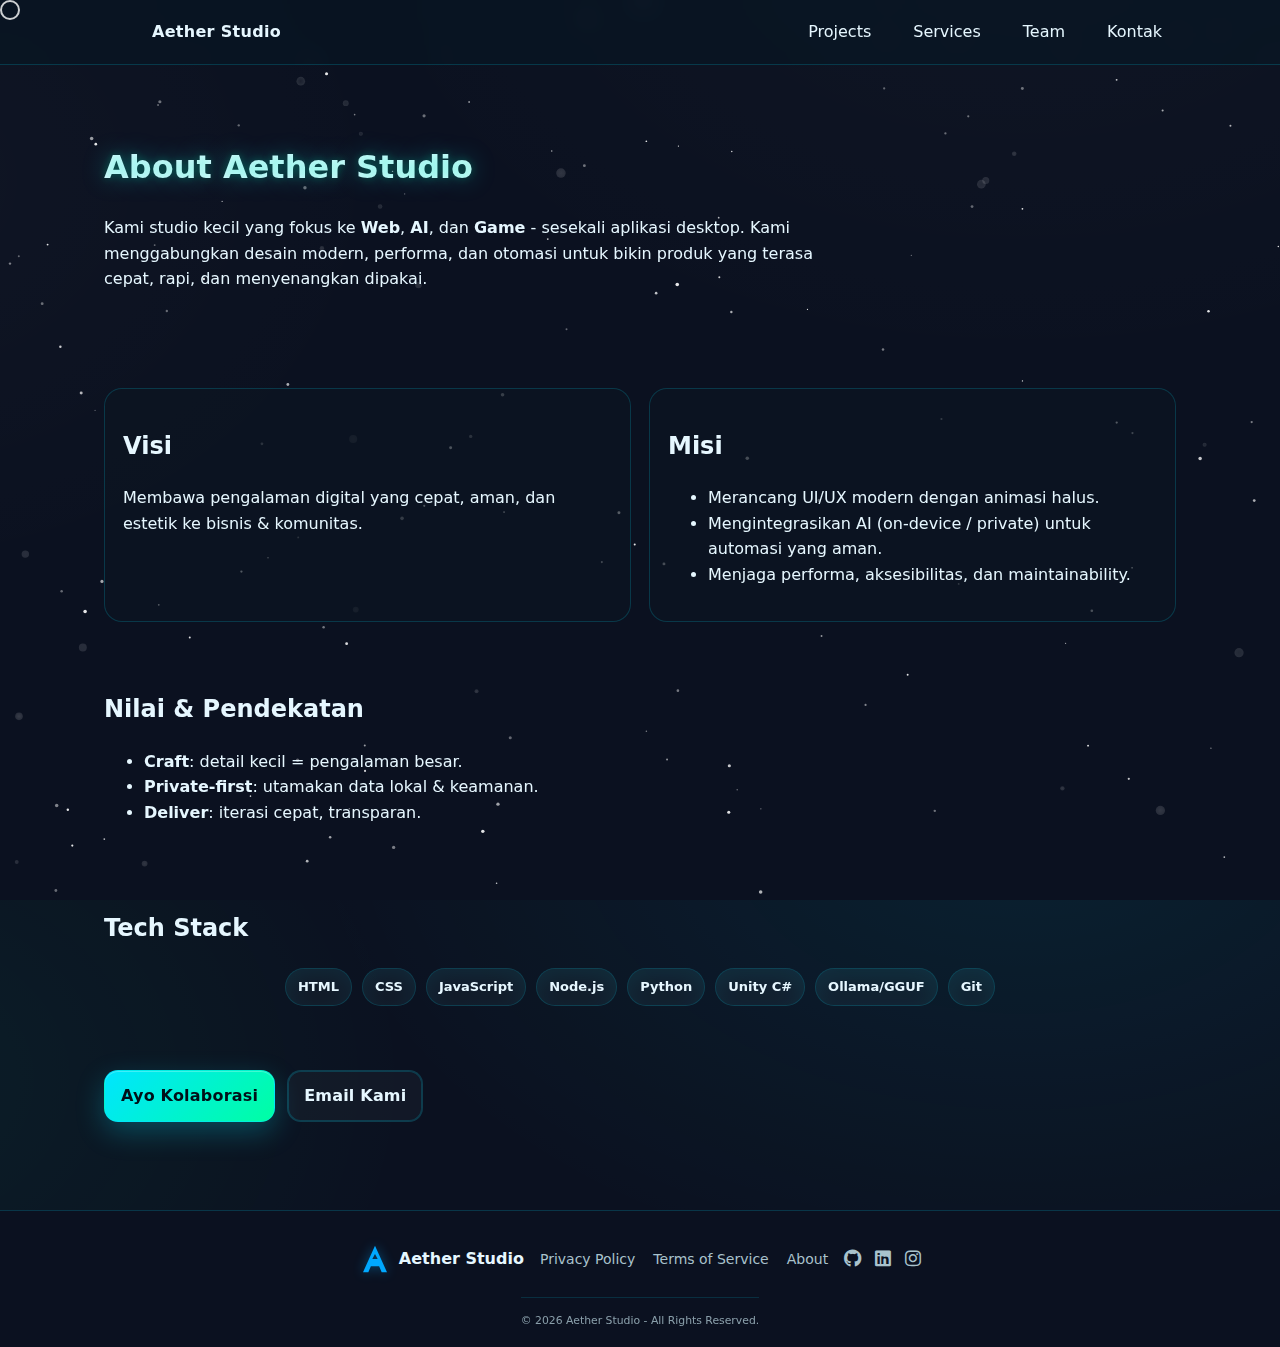
<file: legal/about.html>
<!DOCTYPE html>
<html lang="id">
<head>
  <meta charset="utf-8" />
  <meta name="viewport" content="width=device-width, initial-scale=1" />
  <meta name="theme-color" content="#0b1120" />
  <title>About</title>
  <meta name="description" content="Tentang Aether Studio: visi, misi, dan pendekatan kami." />
  <link rel="icon" type="image/x-icon" href="/asset/img/icon.png">
  <link rel="stylesheet" href="../asset/css/style.css" />
  <link rel="stylesheet" href="https://cdnjs.cloudflare.com/ajax/libs/font-awesome/6.5.0/css/all.min.css">
</head>
<body>
  <canvas id="bg-stars" aria-hidden="true"></canvas>
    <div class="cursor-dot"></div>
    <div id="scroll-progress"></div>

  <header class="site-header">
    <nav class="nav container">
      <a href="../index.html#home" class="brand" aria-label="Aether Studio Home">
        <svg width="28" height="28" viewBox="0 0 24 24" aria-hidden="true" class="brand-mark">
            <path class="brand-stroke" d="M12 2l9 20h-4l-1.9-4.5H8.9L7 22H3L12 2zm0 6.3L10 12h4l-2-3.7z"></path>
            <path class="brand-fill"   d="M12 2l9 20h-4l-1.9-4.5H8.9L7 22H3L12 2zm0 6.3L10 12h4l-2-3.7z"></path>
        </svg>
        <span class="brand-name">Aether Studio</span>
        </a>
      <div class="nav-menu">
        <a href="../index.html#projects" class="nav-link">Projects</a>
        <a href="../index.html#services" class="nav-link">Services</a>
        <a href="../index.html#team" class="nav-link">Team</a>
        <a href="../index.html#contact" class="nav-link">Kontak</a>
      </div>
    </nav>
  </header>

  <main>
    <section class="container" style="padding-block:56px">
      <h1 class="glow">About Aether Studio</h1>
      <p style="max-width:760px">Kami studio kecil yang fokus ke <strong>Web</strong>, <strong>AI</strong>, dan <strong>Game</strong> - sesekali aplikasi desktop. Kami menggabungkan desain modern, performa, dan otomasi untuk bikin produk yang terasa cepat, rapi, dan menyenangkan dipakai.</p>
    </section>

    <section class="container" style="padding-block:24px">
      <div class="grid-12" style="display:grid;grid-template-columns:repeat(12,1fr);gap:18px">
        <article class="card" style="grid-column:span 6;border:1px solid var(--border);background:var(--card);border-radius:var(--radius);padding:18px">
          <h2>Visi</h2>
          <p>Membawa pengalaman digital yang cepat, aman, dan estetik ke bisnis & komunitas.</p>
        </article>
        <article class="card" style="grid-column:span 6;border:1px solid var(--border);background:var(--card);border-radius:var(--radius);padding:18px">
          <h2>Misi</h2>
          <ul>
            <li>Merancang UI/UX modern dengan animasi halus.</li>
            <li>Mengintegrasikan AI (on-device / private) untuk automasi yang aman.</li>
            <li>Menjaga performa, aksesibilitas, dan maintainability.</li>
          </ul>
        </article>
      </div>
    </section>

    <section class="container" style="padding-block:24px">
      <h2>Nilai & Pendekatan</h2>
      <ul>
        <li><strong>Craft</strong>: detail kecil = pengalaman besar.</li>
        <li><strong>Private-first</strong>: utamakan data lokal & keamanan.</li>
        <li><strong>Deliver</strong>: iterasi cepat, transparan.</li>
      </ul>
    </section>

    <section class="container" style="padding-block:24px">
      <h2>Tech Stack</h2>
      <ul class="stack-badges">
        <li>HTML</li><li>CSS</li><li>JavaScript</li><li>Node.js</li>
        <li>Python</li><li>Unity C#</li><li>Ollama/GGUF</li><li>Git</li>
      </ul>
    </section>

    <section class="container" style="padding-block:24px">
      <div style="display:flex;gap:12px;flex-wrap:wrap">
        <a class="butto butto-primary" href="../index.html#contact">Ayo Kolaborasi</a>
        <a class="butto butto-ghost" href="mailto:rahmataditya2817@gmail.com">Email Kami</a>
      </div>
    </section>
  </main>

  <footer id="footer" class="site-footer">
  <div class="footer-container container">
    
    <div class="footer-brand">
      <svg class="footer-logo" width="32" height="32" viewBox="0 0 24 24" aria-hidden="true">
        <path d="M12 2l9 20h-4l-1.9-4.5H8.9L7 22H3L12 2zm0 6.3L10 12h4l-2-3.7z" fill="#00A8FF"/>
      </svg>
      <span class="footer-name">Aether Studio</span>
    </div>

    <div class="footer-links">
  <a href="../legal/privacy.html">Privacy Policy</a>
  <a href="../legal/terms.html">Terms of Service</a>
  <a href="../legal/about.html">About</a>
</div>

    <div class="footer-social">
      <a href="https://github.com/rillToMe" target="_blank" rel="noopener" aria-label="GitHub">
        <i class="fa-brands fa-github"></i>
      </a>
      <a href="https://linkedin.com/" target="_blank" rel="noopener" aria-label="LinkedIn">
        <i class="fa-brands fa-linkedin"></i>
      </a>
      <a href="https://instagram.com/rill_lyrics" target="_blank" rel="noopener" aria-label="Instagram">
        <i class="fa-brands fa-instagram"></i>
      </a>
    </div>

  </div>

    <div class="footer-bottom">
        <small>&copy; <span id="year"></span> Aether Studio - All Rights Reserved.</small>
    </div>
    </footer>

  <script>
    document.getElementById('year').textContent = new Date().getFullYear();
  </script>

  <script src="../asset/js/app.js" defer></script>

   <button id="to-top" class="to-top" aria-label="Kembali ke atas">
  <svg class="ico ico-arrow" viewBox="0 0 24 24" width="20" height="20" aria-hidden="true">
    <path fill="currentColor" d="M12 5l7 7-1.4 1.4L13 8.8V19h-2V8.8L6.4 13.4 5 12z"/>
  </svg>
  <svg class="ico ico-rocket" viewBox="0 0 24 24" width="20" height="20" aria-hidden="true">
    <path fill="currentColor" d="M12 2c2.8 0 5 2.2 5 5 0 3.9-2.8 7.8-5 10.5-2.2-2.7-5-6.6-5-10.5 0-2.8 2.2-5 5-5zm0 3a2 2 0 100 4 2 2 0 000-4z"/>
    <path fill="currentColor" d="M7.5 14.5L6 19l4.5-1.5M16.5 14.5L18 19l-4.5-1.5"/>
  </svg>
</button>

</body>
</html>
</file>
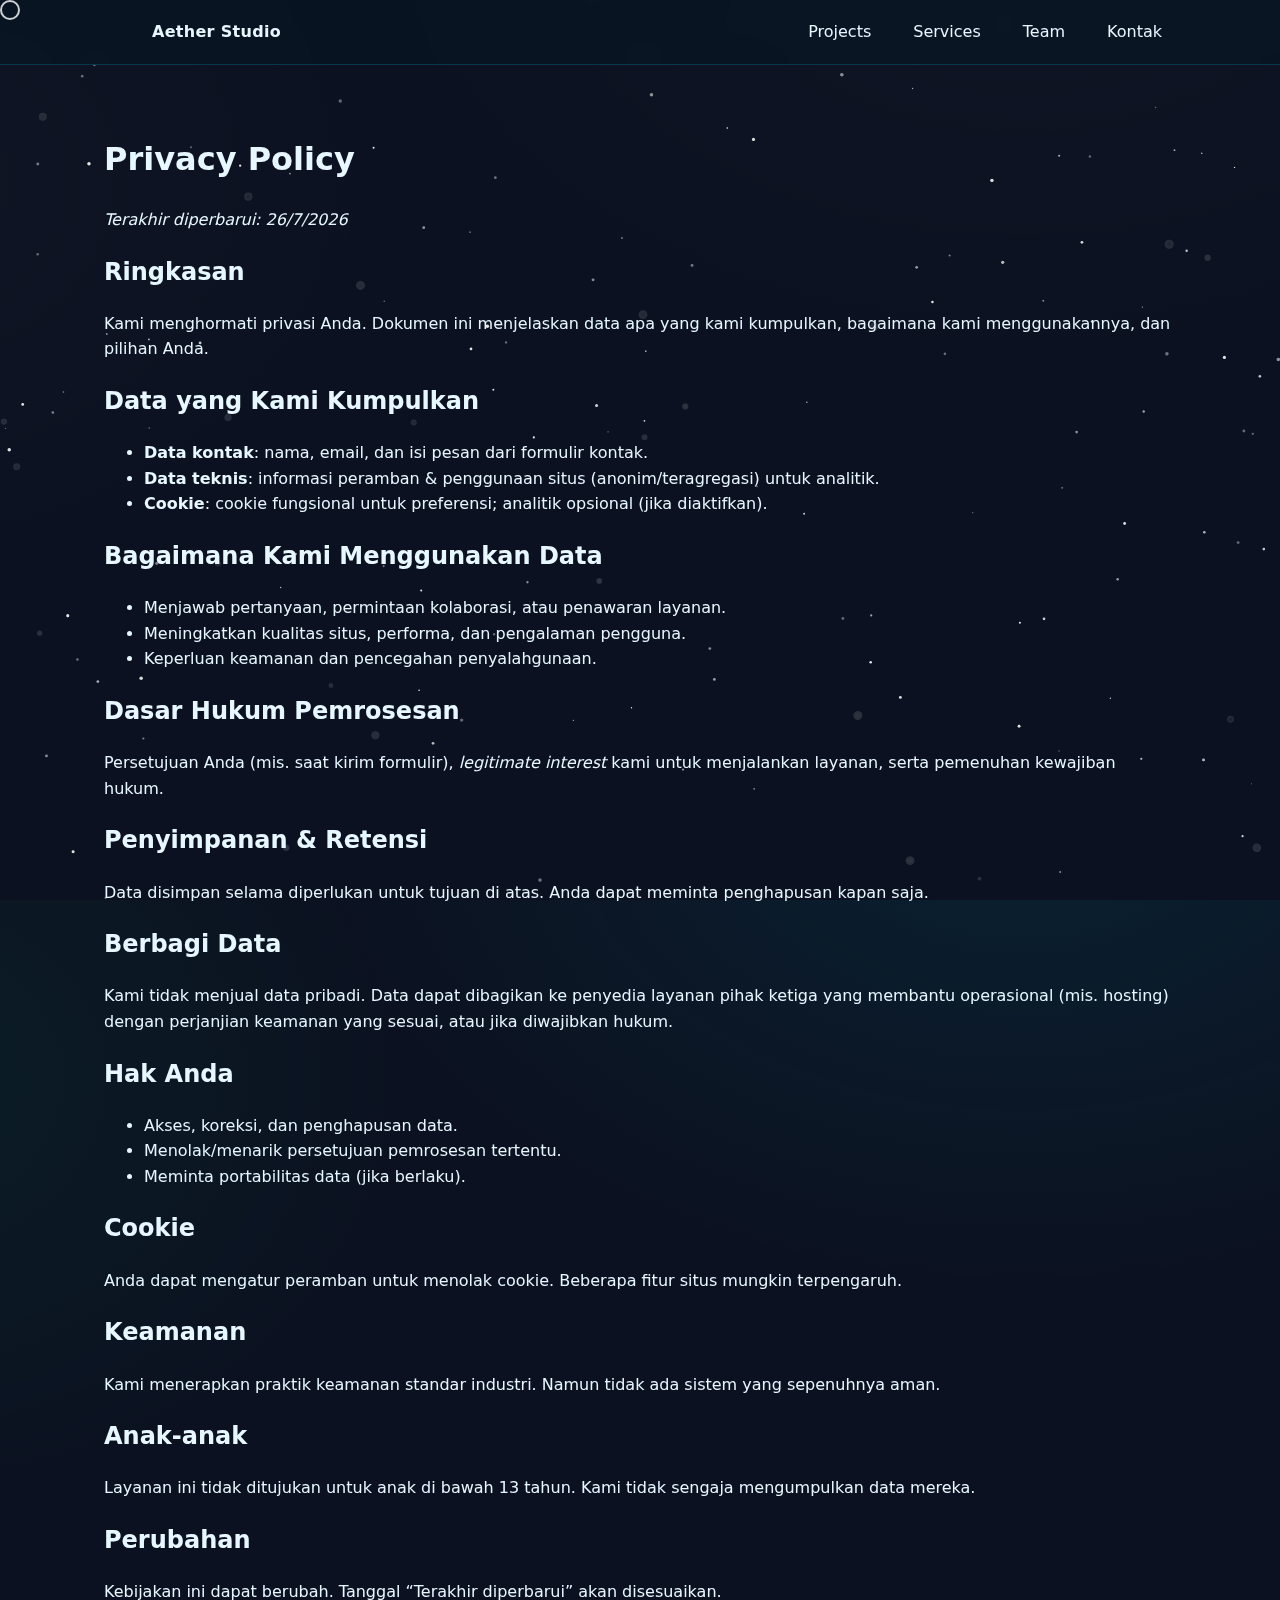
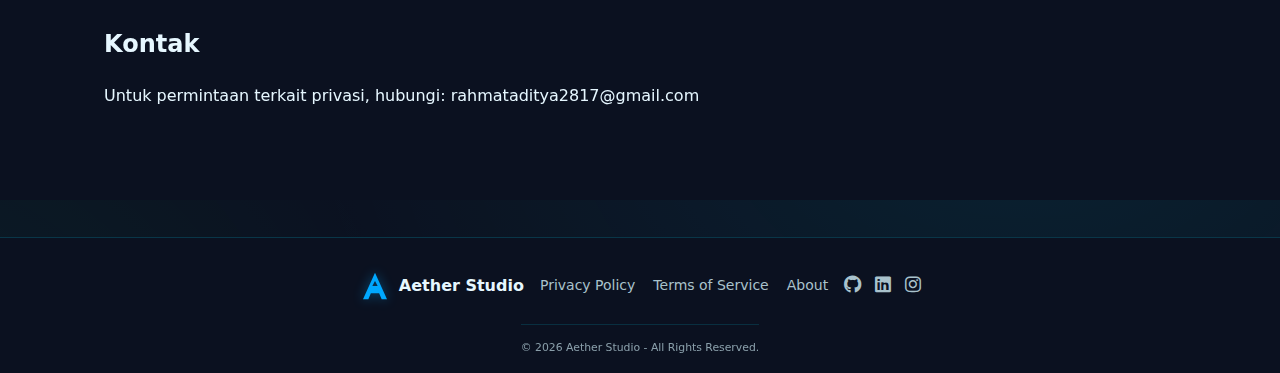
<file: legal/privacy.html>
<!DOCTYPE html>
<html lang="id">
<head>
  <meta charset="utf-8" />
  <meta name="viewport" content="width=device-width, initial-scale=1" />
  <meta name="theme-color" content="#0b1120" />
  <title>Privacy Policy</title>
  <meta name="description" content="Kebijakan Privasi Aether Studio." />
  <link rel="icon" type="image/x-icon" href="/asset/img/icon.png">
  <link rel="stylesheet" href="../asset/css/style.css" />
  <link rel="stylesheet" href="https://cdnjs.cloudflare.com/ajax/libs/font-awesome/6.5.0/css/all.min.css">
</head>
<body>
  <canvas id="bg-stars" aria-hidden="true"></canvas>
    <div class="cursor-dot"></div>
    <div id="scroll-progress"></div>

  <header class="site-header">
    <nav class="nav container">
      <a href="../index.html#home" class="brand" aria-label="Aether Studio Home">
        <svg width="28" height="28" viewBox="0 0 24 24" aria-hidden="true" class="brand-mark">
            <path class="brand-stroke" d="M12 2l9 20h-4l-1.9-4.5H8.9L7 22H3L12 2zm0 6.3L10 12h4l-2-3.7z"></path>
            <path class="brand-fill"   d="M12 2l9 20h-4l-1.9-4.5H8.9L7 22H3L12 2zm0 6.3L10 12h4l-2-3.7z"></path>
        </svg>
        <span class="brand-name">Aether Studio</span>
        </a>
      <div class="nav-menu">
        <a href="../index.html#projects" class="nav-link">Projects</a>
        <a href="../index.html#services" class="nav-link">Services</a>
        <a href="../index.html#team" class="nav-link">Team</a>
        <a href="../index.html#contact" class="nav-link">Kontak</a>
      </div>
    </nav>
  </header>

  <main class="container">
    <section class="legal" style="padding-block:48px">
      <h1>Privacy Policy</h1>
      <p><em>Terakhir diperbarui: <span id="pp-date"></span></em></p>

      <h2>Ringkasan</h2>
      <p>Kami menghormati privasi Anda. Dokumen ini menjelaskan data apa yang kami kumpulkan, bagaimana kami menggunakannya, dan pilihan Anda.</p>

      <h2>Data yang Kami Kumpulkan</h2>
      <ul>
        <li><strong>Data kontak</strong>: nama, email, dan isi pesan dari formulir kontak.</li>
        <li><strong>Data teknis</strong>: informasi peramban & penggunaan situs (anonim/teragregasi) untuk analitik.</li>
        <li><strong>Cookie</strong>: cookie fungsional untuk preferensi; analitik opsional (jika diaktifkan).</li>
      </ul>

      <h2>Bagaimana Kami Menggunakan Data</h2>
      <ul>
        <li>Menjawab pertanyaan, permintaan kolaborasi, atau penawaran layanan.</li>
        <li>Meningkatkan kualitas situs, performa, dan pengalaman pengguna.</li>
        <li>Keperluan keamanan dan pencegahan penyalahgunaan.</li>
      </ul>

      <h2>Dasar Hukum Pemrosesan</h2>
      <p>Persetujuan Anda (mis. saat kirim formulir), <em>legitimate interest</em> kami untuk menjalankan layanan, serta pemenuhan kewajiban hukum.</p>

      <h2>Penyimpanan & Retensi</h2>
      <p>Data disimpan selama diperlukan untuk tujuan di atas. Anda dapat meminta penghapusan kapan saja.</p>

      <h2>Berbagi Data</h2>
      <p>Kami tidak menjual data pribadi. Data dapat dibagikan ke penyedia layanan pihak ketiga yang membantu operasional (mis. hosting) dengan perjanjian keamanan yang sesuai, atau jika diwajibkan hukum.</p>

      <h2>Hak Anda</h2>
      <ul>
        <li>Akses, koreksi, dan penghapusan data.</li>
        <li>Menolak/menarik persetujuan pemrosesan tertentu.</li>
        <li>Meminta portabilitas data (jika berlaku).</li>
      </ul>

      <h2>Cookie</h2>
      <p>Anda dapat mengatur peramban untuk menolak cookie. Beberapa fitur situs mungkin terpengaruh.</p>

      <h2>Keamanan</h2>
      <p>Kami menerapkan praktik keamanan standar industri. Namun tidak ada sistem yang sepenuhnya aman.</p>

      <h2>Anak-anak</h2>
      <p>Layanan ini tidak ditujukan untuk anak di bawah 13 tahun. Kami tidak sengaja mengumpulkan data mereka.</p>

      <h2>Perubahan</h2>
      <p>Kebijakan ini dapat berubah. Tanggal “Terakhir diperbarui” akan disesuaikan.</p>

      <h2>Kontak</h2>
      <p>Untuk permintaan terkait privasi, hubungi: <a href="mailto:rahmataditya2817@gmail.com">rahmataditya2817@gmail.com</a></p>
    </section>
  </main>

  <footer id="footer" class="site-footer">
  <div class="footer-container container">
    
    <div class="footer-brand">
      <svg class="footer-logo" width="32" height="32" viewBox="0 0 24 24" aria-hidden="true">
        <path d="M12 2l9 20h-4l-1.9-4.5H8.9L7 22H3L12 2zm0 6.3L10 12h4l-2-3.7z" fill="#00A8FF"/>
      </svg>
      <span class="footer-name">Aether Studio</span>
    </div>

    <div class="footer-links">
  <a href="../legal/privacy.html">Privacy Policy</a>
  <a href="../legal/terms.html">Terms of Service</a>
  <a href="../legal/about.html">About</a>
</div>

    <div class="footer-social">
      <a href="https://github.com/rillToMe" target="_blank" rel="noopener" aria-label="GitHub">
        <i class="fa-brands fa-github"></i>
      </a>
      <a href="https://linkedin.com/" target="_blank" rel="noopener" aria-label="LinkedIn">
        <i class="fa-brands fa-linkedin"></i>
      </a>
      <a href="https://instagram.com/rill_lyrics" target="_blank" rel="noopener" aria-label="Instagram">
        <i class="fa-brands fa-instagram"></i>
      </a>
    </div>

  </div>

    <div class="footer-bottom">
        <small>&copy; <span id="year"></span> Aether Studio - All Rights Reserved.</small>
    </div>
    </footer>

  <script>
    document.getElementById('year').textContent = new Date().getFullYear();
    document.getElementById('pp-date').textContent = new Date().toLocaleDateString('id-ID');
  </script>

  <script src="../asset/js/app.js" defer></script>

   <button id="to-top" class="to-top" aria-label="Kembali ke atas">
  <svg class="ico ico-arrow" viewBox="0 0 24 24" width="20" height="20" aria-hidden="true">
    <path fill="currentColor" d="M12 5l7 7-1.4 1.4L13 8.8V19h-2V8.8L6.4 13.4 5 12z"/>
  </svg>
  <svg class="ico ico-rocket" viewBox="0 0 24 24" width="20" height="20" aria-hidden="true">
    <path fill="currentColor" d="M12 2c2.8 0 5 2.2 5 5 0 3.9-2.8 7.8-5 10.5-2.2-2.7-5-6.6-5-10.5 0-2.8 2.2-5 5-5zm0 3a2 2 0 100 4 2 2 0 000-4z"/>
    <path fill="currentColor" d="M7.5 14.5L6 19l4.5-1.5M16.5 14.5L18 19l-4.5-1.5"/>
  </svg>
</button>

</body>
</html>
</file>
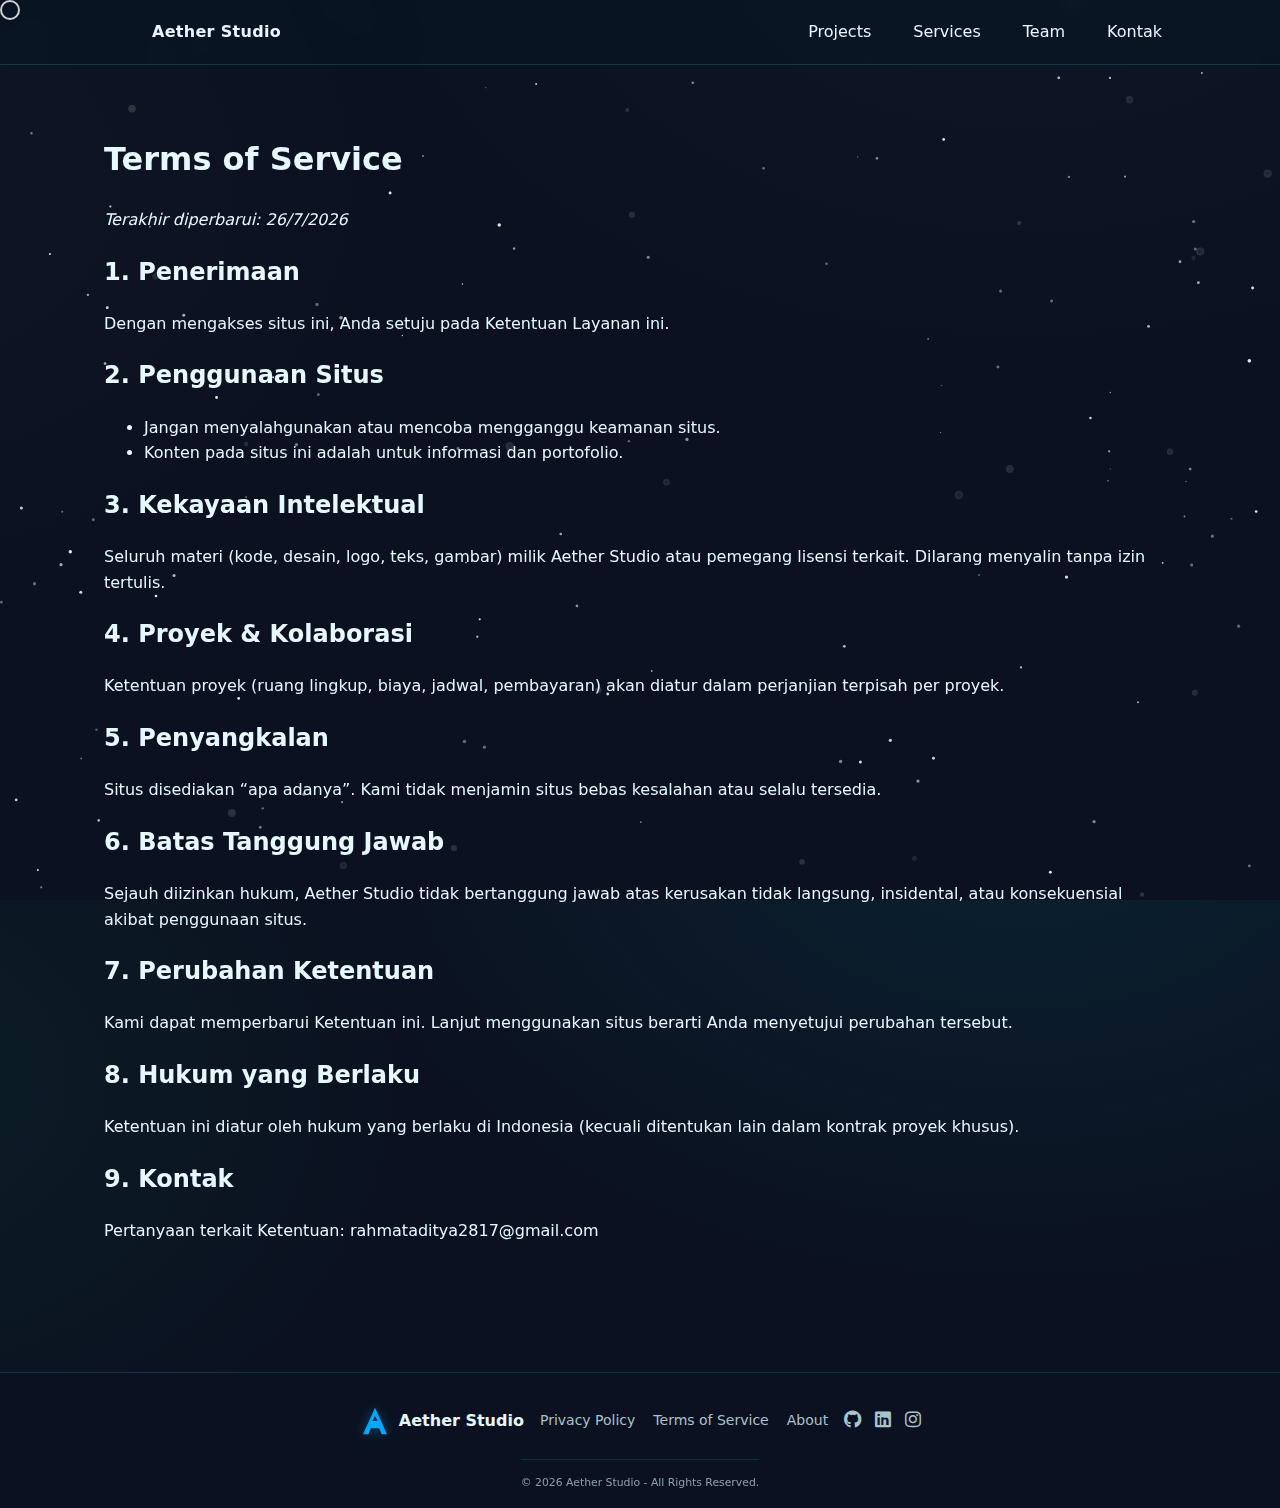
<file: legal/terms.html>
<!DOCTYPE html>
<html lang="id">
<head>
  <meta charset="utf-8" />
  <meta name="viewport" content="width=device-width, initial-scale=1" />
  <meta name="theme-color" content="#0b1120" />
  <title>Terms of Service</title>
  <meta name="description" content="Ketentuan Layanan Aether Studio." />
  <link rel="icon" type="image/x-icon" href="/asset/img/icon.png">
  <link rel="stylesheet" href="../asset/css/style.css" />
  <link rel="stylesheet" href="https://cdnjs.cloudflare.com/ajax/libs/font-awesome/6.5.0/css/all.min.css">
</head>
<body>
  <canvas id="bg-stars" aria-hidden="true"></canvas>
    <div class="cursor-dot"></div>
    <div id="scroll-progress"></div>

  <header class="site-header">
    <nav class="nav container">
      <a href="../index.html#home" class="brand" aria-label="Aether Studio Home">
        <svg width="28" height="28" viewBox="0 0 24 24" aria-hidden="true" class="brand-mark">
            <path class="brand-stroke" d="M12 2l9 20h-4l-1.9-4.5H8.9L7 22H3L12 2zm0 6.3L10 12h4l-2-3.7z"></path>
            <path class="brand-fill"   d="M12 2l9 20h-4l-1.9-4.5H8.9L7 22H3L12 2zm0 6.3L10 12h4l-2-3.7z"></path>
        </svg>
        <span class="brand-name">Aether Studio</span>
        </a>
      <div class="nav-menu">
        <a href="../index.html#projects" class="nav-link">Projects</a>
        <a href="../index.html#services" class="nav-link">Services</a>
        <a href="../index.html#team" class="nav-link">Team</a>
        <a href="../index.html#contact" class="nav-link">Kontak</a>
      </div>
    </nav>
  </header>

  <main class="container">
    <section class="legal" style="padding-block:48px">
      <h1>Terms of Service</h1>
      <p><em>Terakhir diperbarui: <span id="tos-date"></span></em></p>

      <h2>1. Penerimaan</h2>
      <p>Dengan mengakses situs ini, Anda setuju pada Ketentuan Layanan ini.</p>

      <h2>2. Penggunaan Situs</h2>
      <ul>
        <li>Jangan menyalahgunakan atau mencoba mengganggu keamanan situs.</li>
        <li>Konten pada situs ini adalah untuk informasi dan portofolio.</li>
      </ul>

      <h2>3. Kekayaan Intelektual</h2>
      <p>Seluruh materi (kode, desain, logo, teks, gambar) milik Aether Studio atau pemegang lisensi terkait. Dilarang menyalin tanpa izin tertulis.</p>

      <h2>4. Proyek & Kolaborasi</h2>
      <p>Ketentuan proyek (ruang lingkup, biaya, jadwal, pembayaran) akan diatur dalam perjanjian terpisah per proyek.</p>

      <h2>5. Penyangkalan</h2>
      <p>Situs disediakan “apa adanya”. Kami tidak menjamin situs bebas kesalahan atau selalu tersedia.</p>

      <h2>6. Batas Tanggung Jawab</h2>
      <p>Sejauh diizinkan hukum, Aether Studio tidak bertanggung jawab atas kerusakan tidak langsung, insidental, atau konsekuensial akibat penggunaan situs.</p>

      <h2>7. Perubahan Ketentuan</h2>
      <p>Kami dapat memperbarui Ketentuan ini. Lanjut menggunakan situs berarti Anda menyetujui perubahan tersebut.</p>

      <h2>8. Hukum yang Berlaku</h2>
      <p>Ketentuan ini diatur oleh hukum yang berlaku di Indonesia (kecuali ditentukan lain dalam kontrak proyek khusus).</p>

      <h2>9. Kontak</h2>
      <p>Pertanyaan terkait Ketentuan: <a href="mailto:rahmataditya2817@gmail.com">rahmataditya2817@gmail.com</a></p>
    </section>
  </main>

  <footer id="footer" class="site-footer">
  <div class="footer-container container">
    
    <div class="footer-brand">
      <svg class="footer-logo" width="32" height="32" viewBox="0 0 24 24" aria-hidden="true">
        <path d="M12 2l9 20h-4l-1.9-4.5H8.9L7 22H3L12 2zm0 6.3L10 12h4l-2-3.7z" fill="#00A8FF"/>
      </svg>
      <span class="footer-name">Aether Studio</span>
    </div>

    <div class="footer-links">
  <a href="../legal/privacy.html">Privacy Policy</a>
  <a href="../legal/terms.html">Terms of Service</a>
  <a href="../legal/about.html">About</a>
</div>

    <div class="footer-social">
      <a href="https://github.com/rillToMe" target="_blank" rel="noopener" aria-label="GitHub">
        <i class="fa-brands fa-github"></i>
      </a>
      <a href="https://linkedin.com/" target="_blank" rel="noopener" aria-label="LinkedIn">
        <i class="fa-brands fa-linkedin"></i>
      </a>
      <a href="https://instagram.com/rill_lyrics" target="_blank" rel="noopener" aria-label="Instagram">
        <i class="fa-brands fa-instagram"></i>
      </a>
    </div>

  </div>

    <div class="footer-bottom">
        <small>&copy; <span id="year"></span> Aether Studio - All Rights Reserved.</small>
    </div>
    </footer>

  <script>
    document.getElementById('year').textContent = new Date().getFullYear();
    document.getElementById('tos-date').textContent = new Date().toLocaleDateString('id-ID');
  </script>

  <script src="../asset/js/app.js" defer></script>

   <button id="to-top" class="to-top" aria-label="Kembali ke atas">
  <svg class="ico ico-arrow" viewBox="0 0 24 24" width="20" height="20" aria-hidden="true">
    <path fill="currentColor" d="M12 5l7 7-1.4 1.4L13 8.8V19h-2V8.8L6.4 13.4 5 12z"/>
  </svg>
  <svg class="ico ico-rocket" viewBox="0 0 24 24" width="20" height="20" aria-hidden="true">
    <path fill="currentColor" d="M12 2c2.8 0 5 2.2 5 5 0 3.9-2.8 7.8-5 10.5-2.2-2.7-5-6.6-5-10.5 0-2.8 2.2-5 5-5zm0 3a2 2 0 100 4 2 2 0 000-4z"/>
    <path fill="currentColor" d="M7.5 14.5L6 19l4.5-1.5M16.5 14.5L18 19l-4.5-1.5"/>
  </svg>
</button>

</body>
</html>
</file>
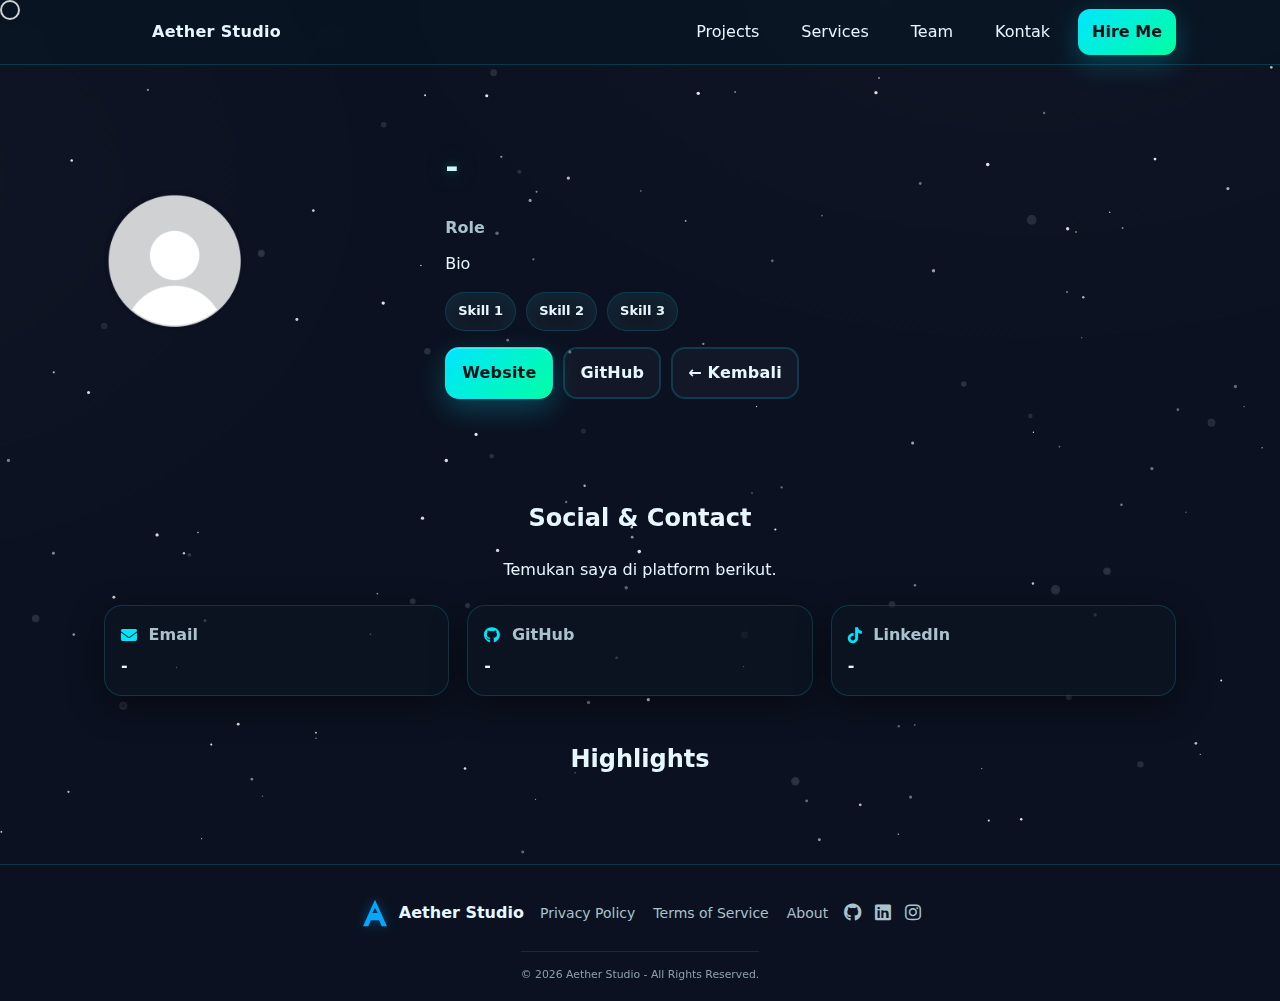
<file: team/team1.html>
<!DOCTYPE html>
<html lang="id">
<head>
  <meta charset="utf-8" />
  <meta name="viewport" content="width=device-width, initial-scale=1" />
  <meta name="theme-color" content="#0b1120" />
  <title> - Aether Studio</title>
  <meta name="description" content="Profil lengkap - Aether Studio." />
  <link rel="icon" type="image/x-icon" href="/asset/img/icon.png">
  <link rel="stylesheet" href="../asset/css/style.css" />
  <link rel="stylesheet" href="https://cdnjs.cloudflare.com/ajax/libs/font-awesome/6.5.0/css/all.min.css">
</head>
<body>
    <canvas id="bg-stars" aria-hidden="true"></canvas>
    <div class="cursor-dot"></div>
  <div id="scroll-progress"></div>

  <header class="site-header">
    <nav class="nav container">
      <a href="../index.html#home" class="brand" aria-label="Aether Studio Home">
        <svg width="28" height="28" viewBox="0 0 24 24" aria-hidden="true" class="brand-mark">
            <path class="brand-stroke" d="M12 2l9 20h-4l-1.9-4.5H8.9L7 22H3L12 2zm0 6.3L10 12h4l-2-3.7z"></path>
            <path class="brand-fill"   d="M12 2l9 20h-4l-1.9-4.5H8.9L7 22H3L12 2zm0 6.3L10 12h4l-2-3.7z"></path>
        </svg>
        <span class="brand-name">Aether Studio</span>
        </a>
      <div class="nav-menu">
        <a href="../index.html#projects" class="nav-link">Projects</a>
        <a href="../index.html#services" class="nav-link">Services</a>
        <a href="../index.html#team" class="nav-link">Team</a>
        <a href="../index.html#contact" class="nav-link">Kontak</a>
        <a href="../index.html#footer" class="nav-cta">Hire Me</a>
      </div>
    </nav>
  </header>

  <main>
    <section class="profile-hero container" data-reveal>
      <div class="profile-left">
        <div class="avatar-wrap profile-avatar">
          <img class="avatar" src="../asset/img/temporary.png" alt="team1" />
        </div>
      </div>
      <div class="profile-right">
        <h1 class="glow">-</h1>
        <p class="profile-role">Role</p>
        <p class="profile-bio">Bio</p>

        <ul class="stack-badges profile-badges">
          <li>Skill 1</li><li>Skill 2</li><li>Skill 3</li>
        </ul>

        <div class="profile-actions">
          <a class="butto butto-primary" href="#" target="_blank" rel="noopener">Website</a>
          <a class="butto butto-ghost" href="#" target="_blank" rel="noopener">GitHub</a>
          <a class="butto butto-ghost" href="../index.html#team">← Kembali</a>
        </div>
      </div>
    </section>

    <section class="profile-social container" data-reveal>
  <header class="section-head">
    <h2>Social & Contact</h2>
    <p>Temukan saya di platform berikut.</p>
  </header>
  <div class="social-grid">
    <a class="social-card tilt" data-tilt href="mailto:have@gmail.com">
      <span><i class="fa-solid fa-envelope"></i> Email</span>
      <strong>-</strong>
    </a>

    <a class="social-card tilt" data-tilt target="_blank" rel="noopener" href="https://github.com/">
      <span><i class="fa-brands fa-github"></i> GitHub</span>
      <strong>-</strong>
    </a>

    <a class="social-card tilt" data-tilt target="_blank" rel="noopener" href="https://linkedin.com/">
      <span><i class="fa-brands fa-tiktok"></i> LinkedIn</span>
      <strong>-</strong>
    </a>
  </div>
</section>

    <section class="profile-projects container">
      <header class="section-head" data-reveal>
        <h2>Highlights</h2>
      </header>
      <div class="project-grid">
      </div>
    </section>
  </main>

  <footer id="footer" class="site-footer">
  <div class="footer-container container">
    
    <div class="footer-brand">
      <svg class="footer-logo" width="32" height="32" viewBox="0 0 24 24" aria-hidden="true">
        <path d="M12 2l9 20h-4l-1.9-4.5H8.9L7 22H3L12 2zm0 6.3L10 12h4l-2-3.7z" fill="#00A8FF"/>
      </svg>
      <span class="footer-name">Aether Studio</span>
    </div>

    <div class="footer-links">
  <a href="../legal/privacy.html">Privacy Policy</a>
  <a href="../legal/terms.html">Terms of Service</a>
  <a href="../legal/about.html">About</a>
</div>

    <div class="footer-social">
      <a href="https://github.com/rillToMe" target="_blank" rel="noopener" aria-label="GitHub">
        <i class="fa-brands fa-github"></i>
      </a>
      <a href="https://linkedin.com/" target="_blank" rel="noopener" aria-label="LinkedIn">
        <i class="fa-brands fa-linkedin"></i>
      </a>
      <a href="https://instagram.com/rill_lyrics" target="_blank" rel="noopener" aria-label="Instagram">
        <i class="fa-brands fa-instagram"></i>
      </a>
    </div>

  </div>

    <div class="footer-bottom">
        <small>&copy; <span id="year"></span> Aether Studio - All Rights Reserved.</small>
    </div>
    </footer>

  <button id="to-top" class="to-top" aria-label="Kembali ke atas">
    <svg class="ico ico-arrow" viewBox="0 0 24 24" width="20" height="20" aria-hidden="true"><path fill="currentColor" d="M12 5l7 7-1.4 1.4L13 8.8V19h-2V8.8L6.4 13.4 5 12z"/></svg>
    <svg class="ico ico-rocket" viewBox="0 0 24 24" width="20" height="20" aria-hidden="true"><path fill="currentColor" d="M12 2c2.8 0 5 2.2 5 5 0 3.9-2.8 7.8-5 10.5-2.2-2.7-5-6.6-5-10.5 0-2.8 2.2-5 5-5zm0 3a2 2 0 100 4 2 2 0 000-4z"/><path fill="currentColor" d="M7.5 14.5L6 19l4.5-1.5M16.5 14.5L18 19l-4.5-1.5"/></svg>
  </button>

  <script src="../asset/js/app.js" defer></script>

   <button id="to-top" class="to-top" aria-label="Kembali ke atas">
  <svg class="ico ico-arrow" viewBox="0 0 24 24" width="20" height="20" aria-hidden="true">
    <path fill="currentColor" d="M12 5l7 7-1.4 1.4L13 8.8V19h-2V8.8L6.4 13.4 5 12z"/>
  </svg>
  <svg class="ico ico-rocket" viewBox="0 0 24 24" width="20" height="20" aria-hidden="true">
    <path fill="currentColor" d="M12 2c2.8 0 5 2.2 5 5 0 3.9-2.8 7.8-5 10.5-2.2-2.7-5-6.6-5-10.5 0-2.8 2.2-5 5-5zm0 3a2 2 0 100 4 2 2 0 000-4z"/>
    <path fill="currentColor" d="M7.5 14.5L6 19l4.5-1.5M16.5 14.5L18 19l-4.5-1.5"/>
  </svg>
</button>

</body>
</html>
</file>
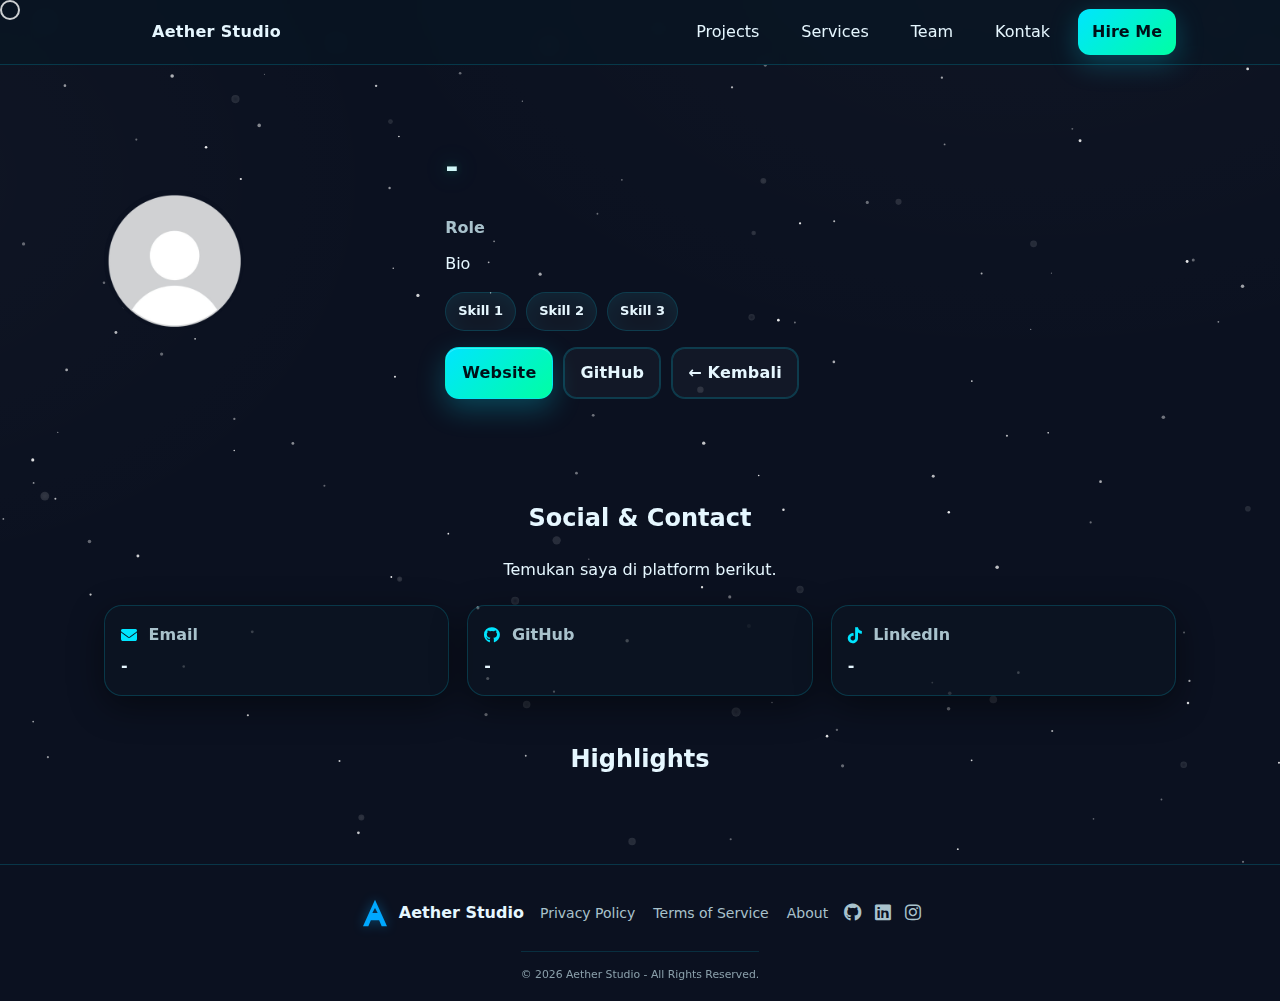
<file: team/team2.html>
<!DOCTYPE html>
<html lang="id">
<head>
  <meta charset="utf-8" />
  <meta name="viewport" content="width=device-width, initial-scale=1" />
  <meta name="theme-color" content="#0b1120" />
  <title> - Aether Studio</title>
  <meta name="description" content="Profil lengkap - Aether Studio." />
  <link rel="icon" type="image/x-icon" href="/asset/img/icon.png">
  <link rel="stylesheet" href="../asset/css/style.css" />
  <link rel="stylesheet" href="https://cdnjs.cloudflare.com/ajax/libs/font-awesome/6.5.0/css/all.min.css">
</head>
<body>
  <canvas id="bg-stars" aria-hidden="true"></canvas>
  <div class="cursor-dot"></div>
  <div id="scroll-progress"></div>

  <header class="site-header">
    <nav class="nav container">
      <a href="../index.html#home" class="brand" aria-label="Aether Studio Home">
        <svg width="28" height="28" viewBox="0 0 24 24" aria-hidden="true" class="brand-mark">
            <path class="brand-stroke" d="M12 2l9 20h-4l-1.9-4.5H8.9L7 22H3L12 2zm0 6.3L10 12h4l-2-3.7z"></path>
            <path class="brand-fill"   d="M12 2l9 20h-4l-1.9-4.5H8.9L7 22H3L12 2zm0 6.3L10 12h4l-2-3.7z"></path>
        </svg>
        <span class="brand-name">Aether Studio</span>
        </a>
      <div class="nav-menu">
        <a href="../index.html#projects" class="nav-link">Projects</a>
        <a href="../index.html#services" class="nav-link">Services</a>
        <a href="../index.html#team" class="nav-link">Team</a>
        <a href="../index.html#contact" class="nav-link">Kontak</a>
        <a href="../index.html#footer" class="nav-cta">Hire Me</a>
      </div>
    </nav>
  </header>

  <main>
    <section class="profile-hero container" data-reveal>
      <div class="profile-left">
        <div class="avatar-wrap profile-avatar">
          <img class="avatar" src="../asset/img/temporary.png" alt="team1" />
        </div>
      </div>
      <div class="profile-right">
        <h1 class="glow">-</h1>
        <p class="profile-role">Role</p>
        <p class="profile-bio">Bio</p>

        <ul class="stack-badges profile-badges">
          <li>Skill 1</li><li>Skill 2</li><li>Skill 3</li>
        </ul>

        <div class="profile-actions">
          <a class="butto butto-primary" href="#" target="_blank" rel="noopener">Website</a>
          <a class="butto butto-ghost" href="#" target="_blank" rel="noopener">GitHub</a>
          <a class="butto butto-ghost" href="../index.html#team">← Kembali</a>
        </div>
      </div>
    </section>

    <section class="profile-social container" data-reveal>
  <header class="section-head">
    <h2>Social & Contact</h2>
    <p>Temukan saya di platform berikut.</p>
  </header>
  <div class="social-grid">
    <a class="social-card tilt" data-tilt href="mailto:have@gmail.com">
      <span><i class="fa-solid fa-envelope"></i> Email</span>
      <strong>-</strong>
    </a>

    <a class="social-card tilt" data-tilt target="_blank" rel="noopener" href="https://github.com/">
      <span><i class="fa-brands fa-github"></i> GitHub</span>
      <strong>-</strong>
    </a>

    <a class="social-card tilt" data-tilt target="_blank" rel="noopener" href="https://linkedin.com/">
      <span><i class="fa-brands fa-tiktok"></i> LinkedIn</span>
      <strong>-</strong>
    </a>
  </div>
</section>

    <section class="profile-projects container">
      <header class="section-head" data-reveal>
        <h2>Highlights</h2>
      </header>
      <div class="project-grid">
      </div>
    </section>
  </main>

  <footer id="footer" class="site-footer">
  <div class="footer-container container">
    
    <div class="footer-brand">
      <svg class="footer-logo" width="32" height="32" viewBox="0 0 24 24" aria-hidden="true">
        <path d="M12 2l9 20h-4l-1.9-4.5H8.9L7 22H3L12 2zm0 6.3L10 12h4l-2-3.7z" fill="#00A8FF"/>
      </svg>
      <span class="footer-name">Aether Studio</span>
    </div>

    <div class="footer-links">
  <a href="../legal/privacy.html">Privacy Policy</a>
  <a href="../legal/terms.html">Terms of Service</a>
  <a href="../legal/about.html">About</a>
</div>

    <div class="footer-social">
      <a href="https://github.com/rillToMe" target="_blank" rel="noopener" aria-label="GitHub">
        <i class="fa-brands fa-github"></i>
      </a>
      <a href="https://linkedin.com/" target="_blank" rel="noopener" aria-label="LinkedIn">
        <i class="fa-brands fa-linkedin"></i>
      </a>
      <a href="https://instagram.com/rill_lyrics" target="_blank" rel="noopener" aria-label="Instagram">
        <i class="fa-brands fa-instagram"></i>
      </a>
    </div>

  </div>

    <div class="footer-bottom">
        <small>&copy; <span id="year"></span> Aether Studio - All Rights Reserved.</small>
    </div>
    </footer>

  <button id="to-top" class="to-top" aria-label="Kembali ke atas">
    <svg class="ico ico-arrow" viewBox="0 0 24 24" width="20" height="20" aria-hidden="true"><path fill="currentColor" d="M12 5l7 7-1.4 1.4L13 8.8V19h-2V8.8L6.4 13.4 5 12z"/></svg>
    <svg class="ico ico-rocket" viewBox="0 0 24 24" width="20" height="20" aria-hidden="true"><path fill="currentColor" d="M12 2c2.8 0 5 2.2 5 5 0 3.9-2.8 7.8-5 10.5-2.2-2.7-5-6.6-5-10.5 0-2.8 2.2-5 5-5zm0 3a2 2 0 100 4 2 2 0 000-4z"/><path fill="currentColor" d="M7.5 14.5L6 19l4.5-1.5M16.5 14.5L18 19l-4.5-1.5"/></svg>
  </button>

  <script src="../asset/js/app.js" defer></script>

   <button id="to-top" class="to-top" aria-label="Kembali ke atas">
  <svg class="ico ico-arrow" viewBox="0 0 24 24" width="20" height="20" aria-hidden="true">
    <path fill="currentColor" d="M12 5l7 7-1.4 1.4L13 8.8V19h-2V8.8L6.4 13.4 5 12z"/>
  </svg>
  <svg class="ico ico-rocket" viewBox="0 0 24 24" width="20" height="20" aria-hidden="true">
    <path fill="currentColor" d="M12 2c2.8 0 5 2.2 5 5 0 3.9-2.8 7.8-5 10.5-2.2-2.7-5-6.6-5-10.5 0-2.8 2.2-5 5-5zm0 3a2 2 0 100 4 2 2 0 000-4z"/>
    <path fill="currentColor" d="M7.5 14.5L6 19l4.5-1.5M16.5 14.5L18 19l-4.5-1.5"/>
  </svg>
</button>

</body>
</html>
</file>
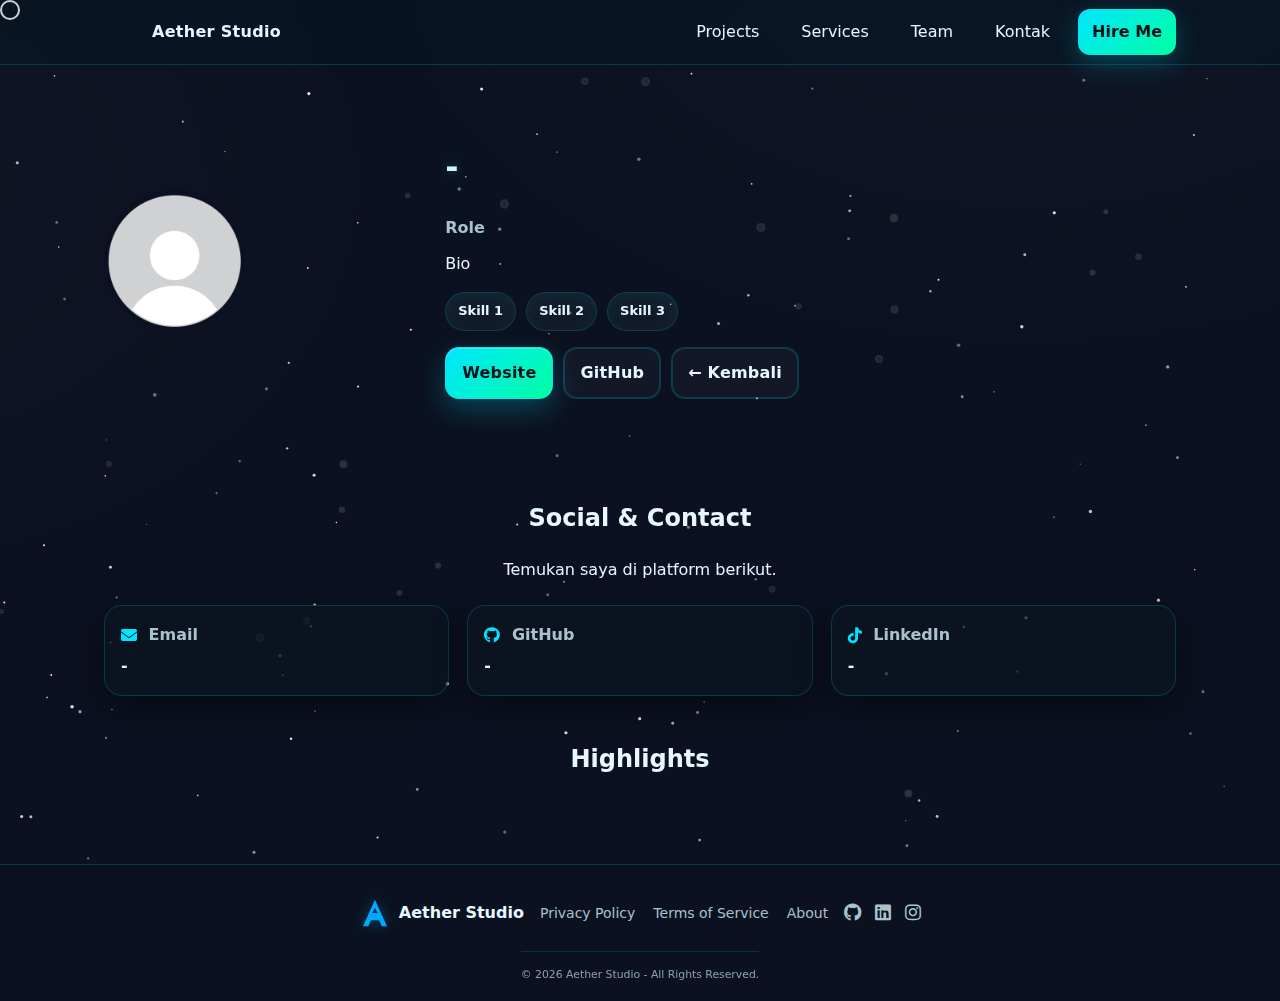
<file: team/team3.html>
<!DOCTYPE html>
<html lang="id">
<head>
  <meta charset="utf-8" />
  <meta name="viewport" content="width=device-width, initial-scale=1" />
  <meta name="theme-color" content="#0b1120" />
  <title> - Aether Studio</title>
  <meta name="description" content="Profil lengkap - Aether Studio." />
  <link rel="icon" type="image/x-icon" href="/asset/img/icon.png">
  <link rel="stylesheet" href="../asset/css/style.css" />
  <link rel="stylesheet" href="https://cdnjs.cloudflare.com/ajax/libs/font-awesome/6.5.0/css/all.min.css">
</head>
<body>
  <canvas id="bg-stars" aria-hidden="true"></canvas>
  <div class="cursor-dot"></div>
  <div id="scroll-progress"></div>

  <header class="site-header">
    <nav class="nav container">
      <a href="../index.html#home" class="brand" aria-label="Aether Studio Home">
        <svg width="28" height="28" viewBox="0 0 24 24" aria-hidden="true" class="brand-mark">
            <path class="brand-stroke" d="M12 2l9 20h-4l-1.9-4.5H8.9L7 22H3L12 2zm0 6.3L10 12h4l-2-3.7z"></path>
            <path class="brand-fill"   d="M12 2l9 20h-4l-1.9-4.5H8.9L7 22H3L12 2zm0 6.3L10 12h4l-2-3.7z"></path>
        </svg>
        <span class="brand-name">Aether Studio</span>
        </a>
      <div class="nav-menu">
        <a href="../index.html#projects" class="nav-link">Projects</a>
        <a href="../index.html#services" class="nav-link">Services</a>
        <a href="../index.html#team" class="nav-link">Team</a>
        <a href="../index.html#contact" class="nav-link">Kontak</a>
        <a href="../index.html#footer" class="nav-cta">Hire Me</a>
      </div>
    </nav>
  </header>

  <main>
    <section class="profile-hero container" data-reveal>
      <div class="profile-left">
        <div class="avatar-wrap profile-avatar">
          <img class="avatar" src="../asset/img/temporary.png" alt="team1" />
        </div>
      </div>
      <div class="profile-right">
        <h1 class="glow">-</h1>
        <p class="profile-role">Role</p>
        <p class="profile-bio">Bio</p>

        <ul class="stack-badges profile-badges">
          <li>Skill 1</li><li>Skill 2</li><li>Skill 3</li>
        </ul>

        <div class="profile-actions">
          <a class="butto butto-primary" href="#" target="_blank" rel="noopener">Website</a>
          <a class="butto butto-ghost" href="#" target="_blank" rel="noopener">GitHub</a>
          <a class="butto butto-ghost" href="../index.html#team">← Kembali</a>
        </div>
      </div>
    </section>

    <section class="profile-social container" data-reveal>
  <header class="section-head">
    <h2>Social & Contact</h2>
    <p>Temukan saya di platform berikut.</p>
  </header>
  <div class="social-grid">
    <a class="social-card tilt" data-tilt href="mailto:have@gmail.com">
      <span><i class="fa-solid fa-envelope"></i> Email</span>
      <strong>-</strong>
    </a>

    <a class="social-card tilt" data-tilt target="_blank" rel="noopener" href="https://github.com/">
      <span><i class="fa-brands fa-github"></i> GitHub</span>
      <strong>-</strong>
    </a>

    <a class="social-card tilt" data-tilt target="_blank" rel="noopener" href="https://linkedin.com/">
      <span><i class="fa-brands fa-tiktok"></i> LinkedIn</span>
      <strong>-</strong>
    </a>
  </div>
</section>

    <section class="profile-projects container">
      <header class="section-head" data-reveal>
        <h2>Highlights</h2>
      </header>
      <div class="project-grid">
      </div>
    </section>
  </main>

   <footer id="footer" class="site-footer">
  <div class="footer-container container">
    
    <div class="footer-brand">
      <svg class="footer-logo" width="32" height="32" viewBox="0 0 24 24" aria-hidden="true">
        <path d="M12 2l9 20h-4l-1.9-4.5H8.9L7 22H3L12 2zm0 6.3L10 12h4l-2-3.7z" fill="#00A8FF"/>
      </svg>
      <span class="footer-name">Aether Studio</span>
    </div>

    <div class="footer-links">
  <a href="../legal/privacy.html">Privacy Policy</a>
  <a href="../legal/terms.html">Terms of Service</a>
  <a href="../legal/about.html">About</a>
</div>

    <div class="footer-social">
      <a href="https://github.com/rillToMe" target="_blank" rel="noopener" aria-label="GitHub">
        <i class="fa-brands fa-github"></i>
      </a>
      <a href="https://linkedin.com/" target="_blank" rel="noopener" aria-label="LinkedIn">
        <i class="fa-brands fa-linkedin"></i>
      </a>
      <a href="https://instagram.com/rill_lyrics" target="_blank" rel="noopener" aria-label="Instagram">
        <i class="fa-brands fa-instagram"></i>
      </a>
    </div>

  </div>

    <div class="footer-bottom">
        <small>&copy; <span id="year"></span> Aether Studio - All Rights Reserved.</small>
    </div>
    </footer>

  <button id="to-top" class="to-top" aria-label="Kembali ke atas">
    <svg class="ico ico-arrow" viewBox="0 0 24 24" width="20" height="20" aria-hidden="true"><path fill="currentColor" d="M12 5l7 7-1.4 1.4L13 8.8V19h-2V8.8L6.4 13.4 5 12z"/></svg>
    <svg class="ico ico-rocket" viewBox="0 0 24 24" width="20" height="20" aria-hidden="true"><path fill="currentColor" d="M12 2c2.8 0 5 2.2 5 5 0 3.9-2.8 7.8-5 10.5-2.2-2.7-5-6.6-5-10.5 0-2.8 2.2-5 5-5zm0 3a2 2 0 100 4 2 2 0 000-4z"/><path fill="currentColor" d="M7.5 14.5L6 19l4.5-1.5M16.5 14.5L18 19l-4.5-1.5"/></svg>
  </button>

  <script src="../asset/js/app.js" defer></script>

   <button id="to-top" class="to-top" aria-label="Kembali ke atas">
  <svg class="ico ico-arrow" viewBox="0 0 24 24" width="20" height="20" aria-hidden="true">
    <path fill="currentColor" d="M12 5l7 7-1.4 1.4L13 8.8V19h-2V8.8L6.4 13.4 5 12z"/>
  </svg>
  <svg class="ico ico-rocket" viewBox="0 0 24 24" width="20" height="20" aria-hidden="true">
    <path fill="currentColor" d="M12 2c2.8 0 5 2.2 5 5 0 3.9-2.8 7.8-5 10.5-2.2-2.7-5-6.6-5-10.5 0-2.8 2.2-5 5-5zm0 3a2 2 0 100 4 2 2 0 000-4z"/>
    <path fill="currentColor" d="M7.5 14.5L6 19l4.5-1.5M16.5 14.5L18 19l-4.5-1.5"/>
  </svg>
</button>

</body>
</html>
</file>
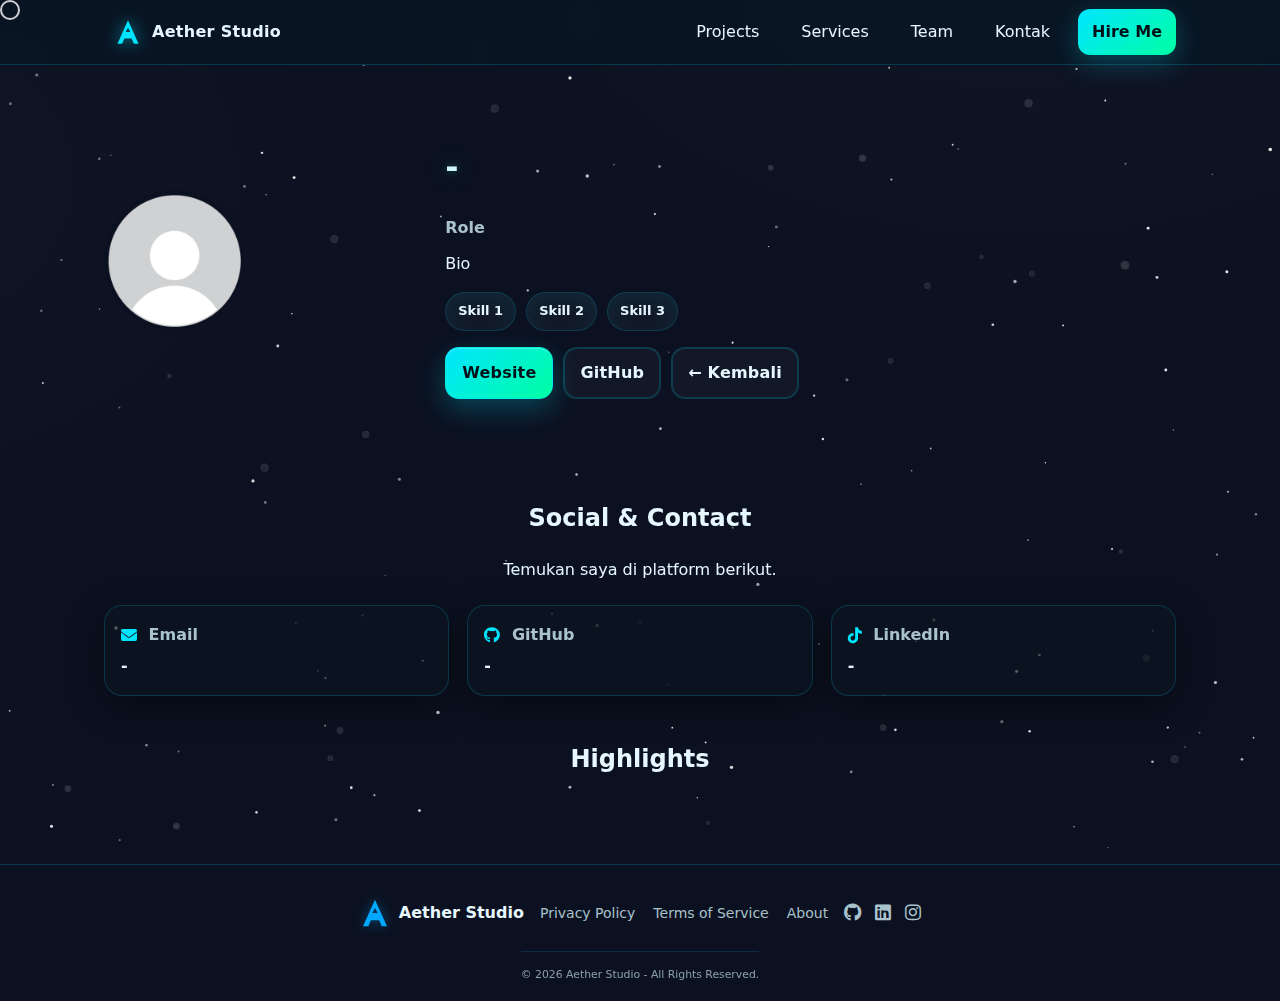
<file: team/team4.html>
<!DOCTYPE html>
<html lang="id">
<head>
  <meta charset="utf-8" />
  <meta name="viewport" content="width=device-width, initial-scale=1" />
  <meta name="theme-color" content="#0b1120" />
  <title> - Aether Studio</title>
  <meta name="description" content="Profil lengkap - Aether Studio." />
  <link rel="icon" type="image/x-icon" href="/asset/img/icon.png">
  <link rel="stylesheet" href="../asset/css/style.css" />
  <link rel="stylesheet" href="https://cdnjs.cloudflare.com/ajax/libs/font-awesome/6.5.0/css/all.min.css">
</head>
<body>
  <canvas id="bg-stars" aria-hidden="true"></canvas>
  <div class="cursor-dot"></div>
  <div id="scroll-progress"></div>

  <header class="site-header">
    <nav class="nav container">
      <a href="../index.html#team" class="brand" aria-label="Kembali ke Home">
        <svg width="28" height="28" viewBox="0 0 24 24" aria-hidden="true" class="brand-mark">
          <path d="M12 2l9 20h-4l-1.9-4.5H8.9L7 22H3L12 2zm0 6.3L10 12h4l-2-3.7z"/>
        </svg>
        <span class="brand-name">Aether Studio</span>
      </a>

      
      <div class="nav-menu">
        <a href="../index.html#projects" class="nav-link">Projects</a>
        <a href="../index.html#services" class="nav-link">Services</a>
        <a href="../index.html#team" class="nav-link">Team</a>
        <a href="../index.html#contact" class="nav-link">Kontak</a>
        <a href="../index.html#footer" class="nav-cta">Hire Me</a>
      </div>
    </nav>
  </header>

  <main>
    <section class="profile-hero container" data-reveal>
      <div class="profile-left">
        <div class="avatar-wrap profile-avatar">
          <img class="avatar" src="../asset/img/temporary.png" alt="team1" />
        </div>
      </div>
      <div class="profile-right">
        <h1 class="glow">-</h1>
        <p class="profile-role">Role</p>
        <p class="profile-bio">Bio</p>

        <ul class="stack-badges profile-badges">
          <li>Skill 1</li><li>Skill 2</li><li>Skill 3</li>
        </ul>

        <div class="profile-actions">
          <a class="butto butto-primary" href="#" target="_blank" rel="noopener">Website</a>
          <a class="butto butto-ghost" href="#" target="_blank" rel="noopener">GitHub</a>
          <a class="butto butto-ghost" href="../index.html#team">← Kembali</a>
        </div>
      </div>
    </section>

    <section class="profile-social container" data-reveal>
  <header class="section-head">
    <h2>Social & Contact</h2>
    <p>Temukan saya di platform berikut.</p>
  </header>
  <div class="social-grid">
    <a class="social-card tilt" data-tilt href="mailto:have@gmail.com">
      <span><i class="fa-solid fa-envelope"></i> Email</span>
      <strong>-</strong>
    </a>

    <a class="social-card tilt" data-tilt target="_blank" rel="noopener" href="https://github.com/">
      <span><i class="fa-brands fa-github"></i> GitHub</span>
      <strong>-</strong>
    </a>

    <a class="social-card tilt" data-tilt target="_blank" rel="noopener" href="https://linkedin.com/">
      <span><i class="fa-brands fa-tiktok"></i> LinkedIn</span>
      <strong>-</strong>
    </a>
  </div>
</section>

    <section class="profile-projects container">
      <header class="section-head" data-reveal>
        <h2>Highlights</h2>
      </header>
      <div class="project-grid">
      </div>
    </section>
  </main>

  <footer id="footer" class="site-footer">
  <div class="footer-container container">
    
    <div class="footer-brand">
      <svg class="footer-logo" width="32" height="32" viewBox="0 0 24 24" aria-hidden="true">
        <path d="M12 2l9 20h-4l-1.9-4.5H8.9L7 22H3L12 2zm0 6.3L10 12h4l-2-3.7z" fill="#00A8FF"/>
      </svg>
      <span class="footer-name">Aether Studio</span>
    </div>

    <div class="footer-links">
  <a href="../legal/privacy.html">Privacy Policy</a>
  <a href="../legal/terms.html">Terms of Service</a>
  <a href="../legal/about.html">About</a>
</div>

    <div class="footer-social">
      <a href="https://github.com/rillToMe" target="_blank" rel="noopener" aria-label="GitHub">
        <i class="fa-brands fa-github"></i>
      </a>
      <a href="https://linkedin.com/" target="_blank" rel="noopener" aria-label="LinkedIn">
        <i class="fa-brands fa-linkedin"></i>
      </a>
      <a href="https://instagram.com/rill_lyrics" target="_blank" rel="noopener" aria-label="Instagram">
        <i class="fa-brands fa-instagram"></i>
      </a>
    </div>

  </div>

    <div class="footer-bottom">
        <small>&copy; <span id="year"></span> Aether Studio - All Rights Reserved.</small>
    </div>
    </footer>

  <button id="to-top" class="to-top" aria-label="Kembali ke atas">
    <svg class="ico ico-arrow" viewBox="0 0 24 24" width="20" height="20" aria-hidden="true"><path fill="currentColor" d="M12 5l7 7-1.4 1.4L13 8.8V19h-2V8.8L6.4 13.4 5 12z"/></svg>
    <svg class="ico ico-rocket" viewBox="0 0 24 24" width="20" height="20" aria-hidden="true"><path fill="currentColor" d="M12 2c2.8 0 5 2.2 5 5 0 3.9-2.8 7.8-5 10.5-2.2-2.7-5-6.6-5-10.5 0-2.8 2.2-5 5-5zm0 3a2 2 0 100 4 2 2 0 000-4z"/><path fill="currentColor" d="M7.5 14.5L6 19l4.5-1.5M16.5 14.5L18 19l-4.5-1.5"/></svg>
  </button>

  <script src="../asset/js/app.js" defer></script>

   <button id="to-top" class="to-top" aria-label="Kembali ke atas">
  <svg class="ico ico-arrow" viewBox="0 0 24 24" width="20" height="20" aria-hidden="true">
    <path fill="currentColor" d="M12 5l7 7-1.4 1.4L13 8.8V19h-2V8.8L6.4 13.4 5 12z"/>
  </svg>
  <svg class="ico ico-rocket" viewBox="0 0 24 24" width="20" height="20" aria-hidden="true">
    <path fill="currentColor" d="M12 2c2.8 0 5 2.2 5 5 0 3.9-2.8 7.8-5 10.5-2.2-2.7-5-6.6-5-10.5 0-2.8 2.2-5 5-5zm0 3a2 2 0 100 4 2 2 0 000-4z"/>
    <path fill="currentColor" d="M7.5 14.5L6 19l4.5-1.5M16.5 14.5L18 19l-4.5-1.5"/>
  </svg>
</button>

</body>
</html>
</file>
<file: asset/css/style.css>
html, body {
  cursor: none;
}

.cursor-dot {
  position: fixed;
  top: 0; left: 0;
  width: 22px; height: 22px;
  border: 2px solid rgba(255,255,255,0.75);
  border-radius: 50%;
  pointer-events: none;
  transform: translate(-50%, -50%);
  transition: width 0.2s ease, height 0.2s ease, border 0.2s ease, background 0.3s ease;
  z-index: 9999;
}

.cursor-dot.active {
  width: 36px;
  height: 36px;
  border-color: rgba(255,255,255,0.5);
  background: rgba(255,255,255,0.1);
}

@media (hover: hover) and (pointer: fine) {
  html, body { cursor: none; }
  .cursor-dot {
    position: fixed;
    inset: 0 auto auto 0;
    width: 20px; height: 20px;
    border: 2px solid rgba(255,255,255,0.8);
    border-radius: 50%;
    pointer-events: none;
    transform: translate3d(-50%, -50%, 0);
    transition: width .12s ease, height .12s ease, border-color .12s ease, background .16s ease;
    z-index: 9999;
    will-change: transform;
  }
  .cursor-dot.active {
    width: 30px; height: 30px;
    border-color: rgba(255,255,255,0.6);
    background: rgba(255,255,255,0.08);
  }
  .cursor-hidden { cursor: auto; }
  .cursor-hidden .cursor-dot { display: none; }
}

@media (hover: none), (pointer: coarse) {
  .cursor-dot { display: none !important; }
}


:root {
  --bg-1: #0b1120;
  --bg-2: #061623;
  --card: rgba(13, 22, 34, 0.65);
  --border: rgba(0, 229, 255, 0.18);
  --text: #e6f7ff;
  --muted: #a9c2cc;
  --neon: #00e5ff;
  --neon-2: #00ffa3;
  --focus: 0 0 0 3px rgba(0, 229, 255, 0.35);
  --shadow: 0 10px 35px rgba(0, 0, 0, 0.45);
  --radius: 18px;
  --radius-lg: 22px;
  --container: 1120px;
  --pad: 24px;
  --rocket-dur: 1.1s;                   
  --rocket-ease: cubic-bezier(.16,.84,.24,1); 
  --star-color: rgba(255,255,255,0.9);   
  --dust-color: rgba(255,255,255,0.12);    
  --bg-fade: radial-gradient(1200px 800px at 80% -10%, rgba(255,255,255,0.02), transparent 60%),
             radial-gradient(900px 700px at -10% 20%, rgba(255,255,255,0.02), transparent 60%);
}

*,
*::before,
*::after {
  box-sizing: border-box;
}

html, body {
  height: 100%;
}

body {
  margin: 0;
  background:
    radial-gradient(1200px 800px at 80% -10%, rgba(0, 229, 255, 0.08), transparent 60%),
    radial-gradient(900px 700px at -10% 20%, rgba(0, 255, 163, 0.06), transparent 60%),
    var(--bg-1);
  color: var(--text);
  font: 16px/1.6 Inter, "Segoe UI", Roboto, system-ui, -apple-system, sans-serif;
  -webkit-font-smoothing: antialiased;
  -moz-osx-font-smoothing: grayscale;
}

.container {
  max-width: var(--container);
  padding-inline: var(--pad);
  margin-inline: auto;
}

a {
  color: inherit;
  text-decoration: none;
}

img, video {
  max-width: 100%;
  height: auto;
  display: block;
  border-radius: calc(var(--radius) - 6px);
}

.site-header {
  position: sticky;
  top: 0;
  z-index: 50;
  background: rgba(6, 22, 35, 0.6);
  backdrop-filter: blur(10px);
  border-bottom: 1px solid var(--border);
}

.nav {
  display: flex;
  align-items: center;
  justify-content: space-between;
  min-height: 64px;
  gap: 12px;
}

.brand {
  display: inline-flex;
  align-items: center;
  gap: 10px;
  padding: 8px 10px;
  border-radius: 10px;
}

.brand:hover .brand-name {
  text-shadow: 0 0 16px rgba(0, 229, 255, 0.65);
}

.brand-mark {
  fill: var(--neon);
  filter: drop-shadow(0 0 8px rgba(0, 229, 255, 0.6));
}

.brand-name {
  font-weight: 700;
  letter-spacing: 0.3px;
}

.nav-menu {
  display: flex;
  align-items: center;
  gap: 14px;
}

.nav-link, .nav-cta {
  padding: 10px 14px;
  border-radius: 12px;
  transition: transform .18s ease, box-shadow .18s ease, background .2s;
}

.nav-link:hover {
  background: rgba(0, 229, 255, 0.08);
  box-shadow: 0 0 0 1px var(--border) inset;
  transform: translateY(-1px);
}

.nav-cta {
  background: linear-gradient(135deg, var(--neon), var(--neon-2));
  color: #001018;
  font-weight: 700;
  box-shadow: 0 8px 28px rgba(0, 229, 255, 0.25);
}

.nav-cta:hover {
  transform: translateY(-1px) scale(1.01);
}

.nav-toggle {
  display: none;
  width: 44px;
  height: 36px;
  border: 0;
  background: transparent;
  position: relative;
  border-radius: 10px;
}

.nav-toggle:focus-visible {
  outline: none;
  box-shadow: var(--focus);
}

.nav-toggle .bar {
  position: absolute;
  left: 10px;
  right: 10px;
  height: 2px;
  background: var(--text);
  transform-origin: center;
  transition: transform .2s ease, opacity .2s ease, top .2s ease;
}

.nav-toggle .bar:nth-child(1) {
  top: 10px;
}

.nav-toggle .bar:nth-child(2) {
  top: 17px;
}

.nav-toggle .bar:nth-child(3) {
  top: 24px;
}

.hero {
  display: grid;
  grid-template-columns: 1.1fr 0.9fr;
  gap: 40px;
  align-items: center;
  padding-block: 64px;
}

.hero-text h1 {
  font-size: clamp(34px, 4vw, 54px);
  line-height: 1.05;
  margin: 0 0 16px 0;
}

.glow {
  text-shadow: 0 0 24px rgba(0, 229, 255, 0.35), 0 0 8px rgba(0, 255, 163, 0.25);
  background: linear-gradient(135deg, #e6f7ff, #b8fff2);
  -webkit-background-clip: text;
  background-clip: text;
  color: transparent;
}

.hero-text p {
  color: var(--muted);
  margin: 0 0 24px 0;
}

.hero-actions {
  display: flex;
  gap: 12px;
  flex-wrap: wrap;
}

.hero-tags {
  display: flex;
  gap: 8px;
  padding: 0;
  margin: 14px 0 0;
  list-style: none;
}

.hero-tags li {
  font-size: 12px;
  color: #061623;
  font-weight: 700;
  background: linear-gradient(135deg, var(--neon), var(--neon-2));
  padding: 6px 10px;
  border-radius: 999px;
}

.hero-preview {
  position: relative;
  aspect-ratio: 1.2/1;
  border-radius: var(--radius-lg);
  background: linear-gradient(180deg, rgba(0, 229, 255, 0.06), rgba(0, 255, 163, 0.05));
  border: 1px solid var(--border);
  box-shadow: var(--shadow);
  overflow: hidden;
}

.hero-preview .orb {
  position: absolute;
  width: 280px;
  height: 280px;
  background: radial-gradient(circle at 30% 30%, rgba(0, 229, 255, 0.6), transparent 60%);
  top: -60px;
  right: -40px;
  filter: blur(16px);
}

.hero-preview .grid {
  position: absolute;
  inset: 0;
  background-image:
    linear-gradient(transparent 23px, rgba(0, 229, 255, 0.09) 24px),
    linear-gradient(90deg, transparent 23px, rgba(0, 229, 255, 0.09) 24px);
  background-size: 24px 24px;
  mask-image: radial-gradient(100% 80% at 50% 40%, black, transparent);
}

.hero-card {
  position: absolute;
  left: 24px;
  bottom: 24px;
  right: 24px;
  padding: 18px;
  border-radius: 16px;
  background: rgba(6, 22, 35, 0.75);
  border: 1px solid var(--border);
  box-shadow: var(--shadow);
}

.services {
  padding-block: 56px;
}

.service-grid {
  display: grid;
  grid-template-columns: repeat(12, 1fr);
  gap: 18px;
}

.service-card {
  grid-column: span 6;
  padding: 18px;
  border-radius: var(--radius);
  border: 1px solid var(--border);
  background: var(--card);
  box-shadow: var(--shadow);
}

.svc-icon {
  width: 44px;
  height: 44px;
  display: grid;
  place-items: center;
  border-radius: 12px;
  margin-bottom: 8px;
  background: linear-gradient(135deg, rgba(0,229,255,.12), rgba(0,255,163,.12));
  border: 1px solid var(--border);
}

.svc-list {
  margin: 8px 0 0;
  padding-left: 16px;
  color: var(--muted);
}

.stack {
  padding-block: 56px;
}

.stack-badges {
  display: flex;
  flex-wrap: wrap;
  gap: 10px;
  justify-content: center;
  padding: 0;
  list-style: none;
}

.stack-badges li {
  padding: 8px 12px;
  border: 1px solid var(--border);
  border-radius: 999px;
  background: rgba(255,255,255,.03);
  box-shadow: 0 8px 24px rgba(0, 229, 255, 0.08) inset;
  font-weight: 700;
  font-size: 13px;
}

.section-head {
  text-align: center;
  margin-bottom: 22px;
}

.projects {
  padding-block: 56px;
}

.filters {
  display: flex;
  gap: 10px;
  flex-wrap: wrap;
  justify-content: center;
  margin-bottom: 18px;
}

.chip {
  border: 1px solid var(--border);
  padding: 8px 12px;
  border-radius: 999px;
  background: rgba(255,255,255,.03);
  cursor: pointer;
  font-weight: 700;
  transition: background .15s, box-shadow .15s, transform .15s;
}

.chip:hover {
  background: rgba(0,229,255,.07);
  transform: translateY(-1px);
}

.chip.is-active {
  background: linear-gradient(135deg, var(--neon), var(--neon-2));
  color: #001018;
  box-shadow: 0 8px 28px rgba(0, 229, 255, 0.25);
}

.project-grid {
  display: grid;
  grid-template-columns: repeat(12, 1fr);
  gap: 18px;
}

.project-card {
  grid-column: span 6;
  display: flex;
  flex-direction: column;
  overflow: hidden;
  border: 1px solid var(--border);
  background: var(--card);
  border-radius: var(--radius);
  box-shadow: var(--shadow);
  transform-style: preserve-3d;
  transition: transform .2s ease;
}

.project-media {
  background: linear-gradient(180deg, rgba(0, 229, 255, 0.05), rgba(0, 255, 163, 0.04));
  aspect-ratio: 16/9;
  overflow: hidden;
  position: relative;
}

.project-body {
  padding: 14px 16px 6px 16px;
}

.project-footer {
  display: flex;
  gap: 10px;
  padding: 10px 16px 16px 16px;
}

.contact { padding-block: 64px; }

.contact-form {
  max-width: 720px;
  margin-inline: auto;
  background: linear-gradient(145deg, rgba(0,229,255,0.06), rgba(0,255,163,0.05));
  border: 1px solid var(--border);
  border-radius: var(--radius-lg);
  padding: 28px;
  box-shadow: 0 20px 40px rgba(0,0,0,0.55);
  backdrop-filter: blur(8px);
}

.form-row {
  display: grid;
  gap: 8px;
  margin-bottom: 20px;
}

label {
  font-weight: 600;
  color: var(--text);
}

input, textarea {
  width: 100%;
  color: var(--text);
  background: rgba(6,22,35,.7);
  border: 1px solid var(--border);
  border-radius: 14px;
  padding: 14px 16px;
  font-size: 15px;
  transition: box-shadow .2s ease, border-color .2s ease, background .2s ease;
}

input:focus, textarea:focus {
  border-color: var(--neon);
  box-shadow: 0 0 12px rgba(0,229,255,.4);
  background: rgba(6,22,35,.85);
  outline: none;
}

textarea { resize: vertical; min-height: 120px; }

.form-actions {
  display: flex;
  align-items: center;
  gap: 12px;
}

.contact-form button {
  all: unset;
  cursor: pointer;
}

.contact-form .butto {
  min-width: 120px;
  justify-content: center;
}

.form-status {
  margin-left: 8px;
  color: var(--muted);
}

.site-footer {
  display: grid;
  place-items: center;
  padding: 22px;
  border-top: 1px solid var(--border);
  background: rgba(6,22,35,.6);
  backdrop-filter: blur(10px);
}

.site-footer {
  background: #0b1120;
  padding: 32px 0 16px;
  margin-top: 64px;
  border-top: 1px solid var(--border);
  color: var(--muted);
  font-size: 14px;
}

.footer-container {
  display: flex;
  align-items: center;
  justify-content: space-between;
  flex-wrap: wrap;
  gap: 16px;
}

.footer-brand {
  display: flex;
  align-items: center;
  gap: 8px;
}
.footer-logo {
  display: block;
  filter: drop-shadow(0 0 6px rgba(0,168,255,.4));
}
.footer-name {
  font-weight: 700;
  color: var(--text);
  font-size: 16px;
}

.footer-links {
  display: flex;
  gap: 18px;
  flex-wrap: wrap;
}
.footer-links a {
  color: var(--muted);
  text-decoration: none;
  transition: color .2s;
}
.footer-links a:hover {
  color: var(--neon);
}

.footer-social {
  display: flex;
  gap: 14px;
}
.footer-social a {
  font-size: 18px;
  color: var(--muted);
  transition: color .2s, transform .2s;
}
.footer-social a:hover {
  color: var(--neon);
  transform: translateY(-2px);
}

.footer-bottom {
  text-align: center;
  margin-top: 22px;
  color: var(--muted);
  font-size: 13px;
  opacity: .8;
  border-top: 1px solid var(--border);
  padding-top: 12px;
}

@media (max-width: 720px){
  .footer-container {
    flex-direction: column;
    align-items: center;
    text-align: center;
  }
}


[data-reveal] {
  opacity: 0;
  transform: translateY(16px) scale(.98);
  transition: opacity .6s cubic-bezier(.22,.61,.36,1), transform .6s cubic-bezier(.22,.61,.36,1);
  will-change: transform, opacity;
}

[data-reveal].is-visible {
  opacity: 1;
  transform: translateY(0) scale(1);
}

@media (max-width: 980px) {
  .hero {
    grid-template-columns: 1fr;
  }
  .service-card {
    grid-column: span 12;
  }
  .project-card {
    grid-column: span 12;
  }
}

@media (max-width: 760px) {
  .nav-toggle {
    display: inline-block;
  }
  .nav-menu {
    position: absolute;
    top: 64px;
    left: 0;
    right: 0;
    background: rgba(6,22,35,.95);
    border-bottom: 1px solid var(--border);
    display: grid;
    grid-auto-rows: 1fr;
    gap: 0;
    transform: translateY(-8px);
    opacity: 0;
    pointer-events: none;
    transition: opacity .2s, transform .2s;
  }
  .nav-menu.open {
    transform: translateY(0);
    opacity: 1;
    pointer-events: auto;
  }
  .nav-link, .nav-cta {
    padding: 14px var(--pad);
    border-radius: 0;
  }
  .nav-cta {
    margin: 8px var(--pad) 12px;
    border-radius: 14px;
  }
  .nav-toggle[aria-expanded="true"] .bar:nth-child(1) {
    transform: translateY(7px) rotate(45deg);
  }
  .nav-toggle[aria-expanded="true"] .bar:nth-child(2) {
    opacity: 0;
  }
  .nav-toggle[aria-expanded="true"] .bar:nth-child(3) {
    transform: translateY(-7px) rotate(-45deg);
  }
}

.tilt:hover {
  transform: perspective(900px) rotateX(2deg) rotateY(-2deg);
}

.butto {
  display: inline-flex;
  align-items: center;
  justify-content: center;
  gap: 8px;
  padding: 12px 16px;
  border-radius: 14px;
  font-weight: 800;
  letter-spacing: .2px;
  border: 1px solid transparent;
  cursor: pointer;
  transition: transform .16s ease, box-shadow .16s ease, background .2s ease, border-color .2s ease, filter .2s ease;
  user-select: none;
  text-decoration: none;
}

.butto:active {
  transform: translateY(1px) scale(.99);
}

.butto-primary {
  background: linear-gradient(135deg, var(--neon), var(--neon-2));
  color: #001018;
  border-color: rgba(0, 229, 255, 0.4);
  box-shadow: 0 10px 28px rgba(0, 229, 255, .25), inset 0 1px 0 rgba(255,255,255,.25);
}

.butto-primary:hover {
  filter: brightness(1.03);
  transform: translateY(-1px) scale(1.01);
}

.butto-ghost {
  color: var(--text);
  background: rgba(255, 255, 255, 0.03);
  border-color: var(--border);
  box-shadow: 0 0 0 1px var(--border) inset;
}

.butto-ghost:hover {
  background: rgba(0, 229, 255, 0.08);
  transform: translateY(-1px);
}

[aria-disabled="true"] {
  opacity: .6;
  pointer-events: none;
  cursor: default;
}

#scroll-progress {
  position: fixed;
  top: 0;
  left: 0;
  height: 4px;
  width: 0%;
  background: linear-gradient(90deg, var(--neon), var(--neon-2));
  box-shadow: 0 0 12px rgba(0,229,255,0.6);
  z-index: 9999;
  transition: width 0.18s ease-out;
}

.team { padding-block: 56px; }
.team .member-card { overflow: visible; }

.team-grid {
  display: grid;
  grid-template-columns: repeat(12, 1fr);
  gap: 18px;
}

.member-card {
  grid-column: span 6;
  border: 1px solid var(--border);
  background: var(--card);
  border-radius: var(--radius);
  box-shadow: var(--shadow);
  padding: 18px;
  display: flex;
  flex-direction: column;
  align-items: center;
  text-align: center;
  gap: 10px;
  position: relative;
  overflow: hidden;
}

.avatar-wrap{
  --size:104px;
  position:relative;
  width:var(--size);
  height:var(--size);
  border-radius:50%;
  display:grid;
  place-items:center;
  overflow:visible;           
  background:#0b1120;
}
.avatar{
  width:100%;
  height:100%;
  object-fit:cover;
  border-radius:50%;
  position:relative;
  z-index:2;                 
}

.avatar-wrap::before{
  content:"";
  position:absolute;
  inset:-6px;                  
  border-radius:50%;
  background: conic-gradient(from 0deg, #00e5ff, #00ffa3, #8a2be2, #00e5ff);
  -webkit-mask:
    radial-gradient(circle, transparent calc(100% - 6px), #000 calc(100% - 5px));
          mask:
    radial-gradient(circle, transparent calc(100% - 6px), #000 calc(100% - 5px));
  filter:
    drop-shadow(0 0 20px rgba(0,229,255,.9))  
    drop-shadow(0 0 40px rgba(0,255,163,.6))   
    drop-shadow(0 0 60px rgba(0,229,255,.4));
  z-index:1;                     
}

.avatar-wrap .ring {
  position: absolute;
  inset: -2px;
  border-radius: 999px;
  pointer-events: none;
  background: conic-gradient(from 0deg, var(--neon), var(--neon-2), var(--neon));
  opacity: .3;
  filter: blur(8px);
  animation: spin 6s linear infinite;
}

@keyframes spin {
  to { transform: rotate(360deg); }
}
.avatar-wrap::before {
  animation: spin 8s linear infinite;
}

.member-name { margin: 6px 0 0 0; font-size: 18px; font-weight: 800; }
.member-role { margin: 0; color: var(--muted); }

.member-tags {
  list-style: none;
  padding: 0;
  margin: 6px 0 4px;
  display: flex;
  flex-wrap: wrap;
  gap: 8px;
  justify-content: center;
}
.member-tags li {
  font-size: 12px;
  color: #061623;
  background: linear-gradient(135deg, var(--neon), var(--neon-2));
  padding: 6px 10px;
  border-radius: 999px;
  font-weight: 800;
}

.member-actions {
  display: flex;
  gap: 10px;
  margin-top: 6px;
}

.butto-sm { padding: 9px 12px; border-radius: 12px; font-size: 13px; }

@media (max-width: 980px) {
  .member-card { grid-column: span 12; }
}

.to-top{
  position: fixed;
  right: clamp(12px, 2vw, 22px);
  bottom: calc(16px + env(safe-area-inset-bottom));
  width: 50px; height: 50px;
  border-radius: 999px;
  border: 1px solid var(--border);
  background: #0b1120;
  color: var(--text);
  display: grid; place-items: center;
  z-index: 60;
  opacity: 0; transform: translateY(12px) scale(.96);
  pointer-events: none;
  transition: opacity .22s ease, transform .22s ease, box-shadow .22s ease, background .22s ease;
  box-shadow: 0 0 0 1px var(--border) inset, 0 10px 28px rgba(0,229,255,.20);
  will-change: transform, opacity;
}

.to-top.show{ opacity:1; transform:translateY(0) scale(1); pointer-events:auto; }
.to-top:hover{ background: linear-gradient(135deg, var(--neon), var(--neon-2)); color:#001018; box-shadow:0 14px 36px rgba(0,229,255,.35); }
.to-top:focus-visible{ outline:none; box-shadow:var(--focus); }

.ico{ position:absolute; transition: transform .26s var(--rocket-ease), opacity .18s ease; }
.ico-rocket{ opacity:0; transform: scale(.6) rotate(-6deg); }
.ico-arrow{ opacity:1; transform: scale(1) translateY(0); }

.to-top.launch .ico-arrow{ opacity:0; transform: translateY(-6px) scale(.8); }
.to-top.launch .ico-rocket{ opacity:1; transform: scale(1) rotate(0deg); animation: rocket-vibe .9s ease-in-out infinite alternate; }

.to-top::after, .to-top::before{
  content:"";
  position:absolute; left:50%; translate:-50% 0;
  opacity:0; pointer-events:none;
}

.to-top::after{ 
  bottom:-6px; width:14px; height:18px; border-radius:8px;
  background: radial-gradient(50% 60% at 50% 35%, #fff 0 18%, #ffd166 19% 42%, #ff6b6b 43% 72%, transparent 73%);
  filter: drop-shadow(0 0 14px rgba(255,150,0,.9));
}
.to-top::before{
  bottom:-14px; width:6px; height:6px; border-radius:50%;
  box-shadow:
    0 12px 0 3px rgba(0,229,255,.20),
    0 26px 0 7px rgba(0,255,163,.16),
    0 44px 0 11px rgba(0,229,255,.12);
  filter: blur(.6px);
}

.to-top.launch{
  background: linear-gradient(135deg, var(--neon), var(--neon-2));
  color:#001018;
  animation: rocket-launch var(--rocket-dur) var(--rocket-ease) both;
  box-shadow: 0 18px 54px rgba(0,229,255,.45);
}
.to-top.launch::after{ animation: flame var(--rocket-dur) ease-out both; opacity:1; }
.to-top.launch::before{ animation: trail var(--rocket-dur) ease-out both; opacity:1; }

@keyframes rocket-launch{
  0%   { transform: translateY(0) scale(1); }
  20%  { transform: translateY(-8px) scale(1.04); }
  60%  { transform: translateY(-140px) scale(1.03); }
  100% { transform: translateY(-180px) scale(1.02); }
}
@keyframes flame{
  0%{ transform: translateY(0) scaleY(.6); opacity:.95; }
  35%{ transform: translateY(12px) scaleY(1); opacity:1; }
  100%{ transform: translateY(40px) scaleY(1.4); opacity:0; }
}
@keyframes trail{
  0%{ opacity:.85; filter: blur(.5px); transform: translateY(0) scaleY(1); }
  60%{ opacity:.4; }
  100%{ opacity:0; transform: translateY(60px) scaleY(1.3); filter: blur(2px); }
}
@keyframes rocket-vibe{ 
  from{ transform: translateY(-.5px) scale(1) rotate(-1deg); }
  to  { transform: translateY(.5px)  scale(1.02) rotate(1deg); }
}

@media (max-width:420px){ .to-top{ width:46px; height:46px; } }

@media (prefers-reduced-motion: reduce){
  .to-top, .to-top::before, .to-top::after, .ico{ animation:none !important; transition:none !important; }
}

.to-top{
  translate: 0 12px;          
  scale: .96;
  transition:
    translate .22s var(--rocket-ease, cubic-bezier(.16,.84,.24,1)),
    scale .22s var(--rocket-ease, cubic-bezier(.16,.84,.24,1)),
    opacity .22s ease,
    box-shadow .22s ease,
    background .22s ease;
}

.to-top.show{
  translate: 0 0;         
  scale: 1;
}

.to-top.near:not(.launch){
  box-shadow:
    0 0 0 1px var(--border) inset,
    0 16px 48px rgba(0,229,255,.38),
    0 0 24px rgba(0,255,163,.22);
}

@media (max-width: 420px){
  .to-top{ transition-duration: .16s; }
}


.member-detail-link {
  display: inline-block;
  margin-top: 4px;
  font-size: 14px;
  font-weight: 600;
  color: var(--neon);
  text-decoration: none;
  position: relative;
  transition: color .2s ease;
}

.member-detail-link::after {
  content: "";
  position: absolute;
  left: 0; bottom: -2px;
  width: 100%; height: 2px;
  background: linear-gradient(90deg, var(--neon), var(--neon-2));
  transform: scaleX(0);
  transform-origin: left;
  transition: transform .25s ease;
}

.member-detail-link:hover {
  color: var(--neon-2);
}
.member-detail-link:hover::after {
  transform: scaleX(1);
}

.profile-hero{
  display:grid;
  grid-template-columns: 0.6fr 1.4fr;
  gap: 28px;
  align-items: center;
  padding-block: 56px;
}
.profile-avatar{
  --avatar-size: 140px;
  width: var(--avatar-size);
  height: var(--avatar-size);
}
.profile-right .profile-role{
  margin: 6px 0 10px;
  color: var(--muted);
  font-weight: 600;
}
.profile-bio{ margin: 0 0 14px; color: var(--text); }
.profile-badges{ justify-content: flex-start; }

.profile-actions{ display:flex; gap:10px; margin-top: 8px; flex-wrap: wrap; }

.profile-social{ padding-block: 24px; }
.social-grid{
  display:grid; grid-template-columns: repeat(12, 1fr); gap: 18px;
}
.social-card{
  grid-column: span 4;
  padding: 16px;
  border-radius: var(--radius);
  border: 1px solid var(--border);
  background: var(--card);
  box-shadow: var(--shadow);
  display:flex; flex-direction: column; gap: 6px;
}
.social-card span{ color: var(--muted); font-weight: 600; }
.social-card strong{ font-size: 16px; }

@media (max-width: 980px){
  .profile-hero{ grid-template-columns: 1fr; }
  .social-card{ grid-column: span 12; }
}

.social-card i {
  margin-right: 6px;
  color: var(--neon);
  font-size: 16px;
  vertical-align: middle;
}

#bg-stars{
  position: fixed;
  inset: 0;
  z-index: -1;            
  pointer-events: none;  
  background: var(--bg-1);
  background-image: var(--bg-fade);
}

@media (prefers-reduced-motion: reduce){
  #bg-stars{ filter: none; }
}


.brand-mark { display:block; overflow:visible; }

.brand-stroke{
  fill: none;
  stroke: #00A8FF;
  stroke-width: 2.2;
  stroke-linejoin: round;
  stroke-linecap: round;

  stroke-dasharray: var(--logo-len, 120);
  stroke-dashoffset: var(--logo-len, 120);

  filter: drop-shadow(0 0 6px rgba(0,168,255,.35));
  animation: logo-draw 1.2s ease forwards;
}

.brand-fill{
  opacity: 0;
  filter: drop-shadow(0 0 6px rgba(0,168,255,.35));
  animation: logo-fill .45s ease forwards .85s; 
}

@keyframes logo-draw { to { stroke-dashoffset: 0; } }
@keyframes logo-fill { to { opacity: 1; } }

.brand:hover .brand-mark{
  filter: drop-shadow(0 0 10px rgba(0,168,255,.55));
  transform: translateY(-1px);
  transition: filter .25s ease, transform .25s ease;
}

@media (prefers-reduced-motion: reduce){
  .brand-stroke{ animation: none; stroke-dashoffset: 0; }
  .brand-fill{ animation: none; opacity: 1; }
}

@media (max-width: 640px){
  .hero-preview{
    aspect-ratio: 16 / 10;     
    max-height: 260px;         
  }
  .hero-card{
    padding: 14px;
  }
  .hero-card h3{
    font-size: 18px;
  }
  .hero-card p{
    font-size: 14px;
    line-height: 1.5;
  }
}


@media (max-width: 640px){
  .hero-tags{
    display: flex;              
    flex-wrap: wrap;            
    justify-content: center;   
    gap: 8px 10px;
    padding: 0;
    margin: 14px 0 0;
  }
  .hero-tags li{
    flex: 0 0 calc(1% - 10px);  
    display: grid; place-items: center; 
    text-align: center;
    white-space: nowrap;         
    font-size: 12px;          
    padding: 6px 8px;            
  }
}

@media (max-width: 360px){
  .hero-tags li{
    font-size: 11.5px;
    padding: 6px 6px;
  }
}
</file>
